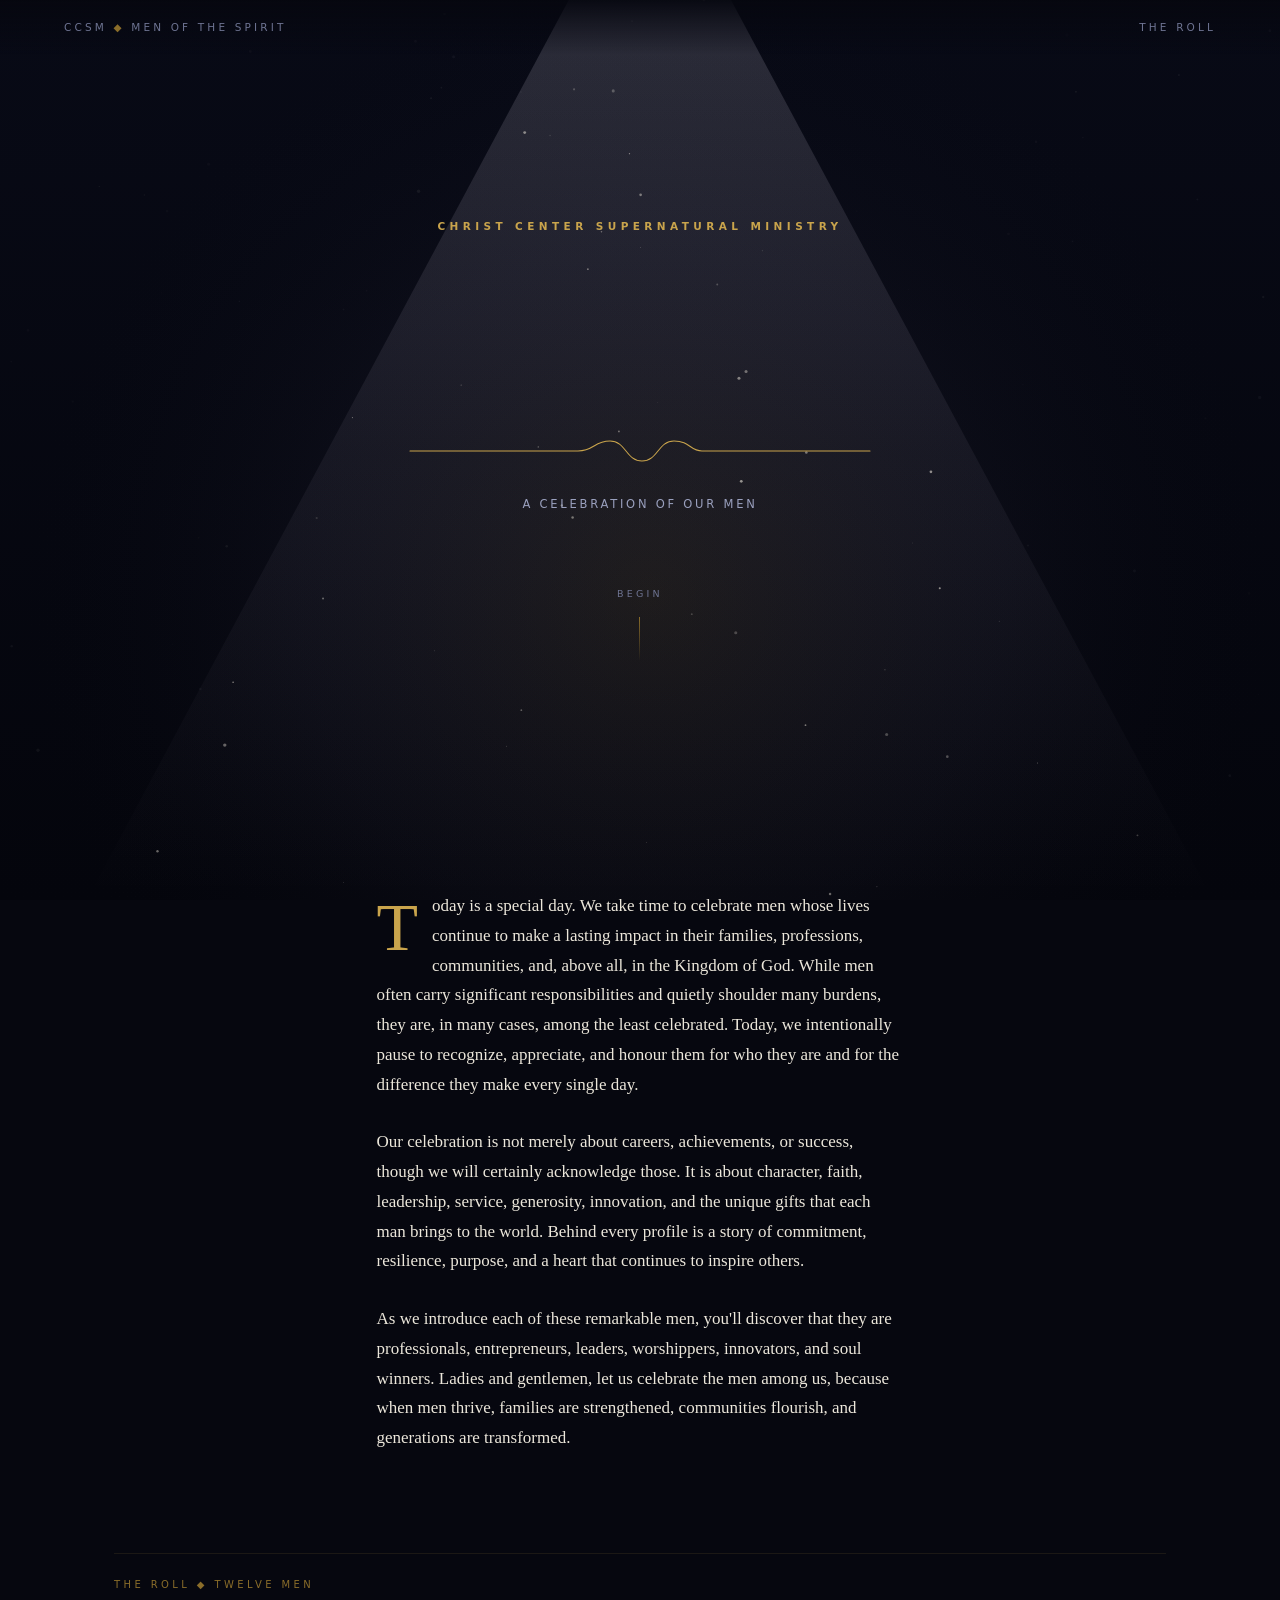
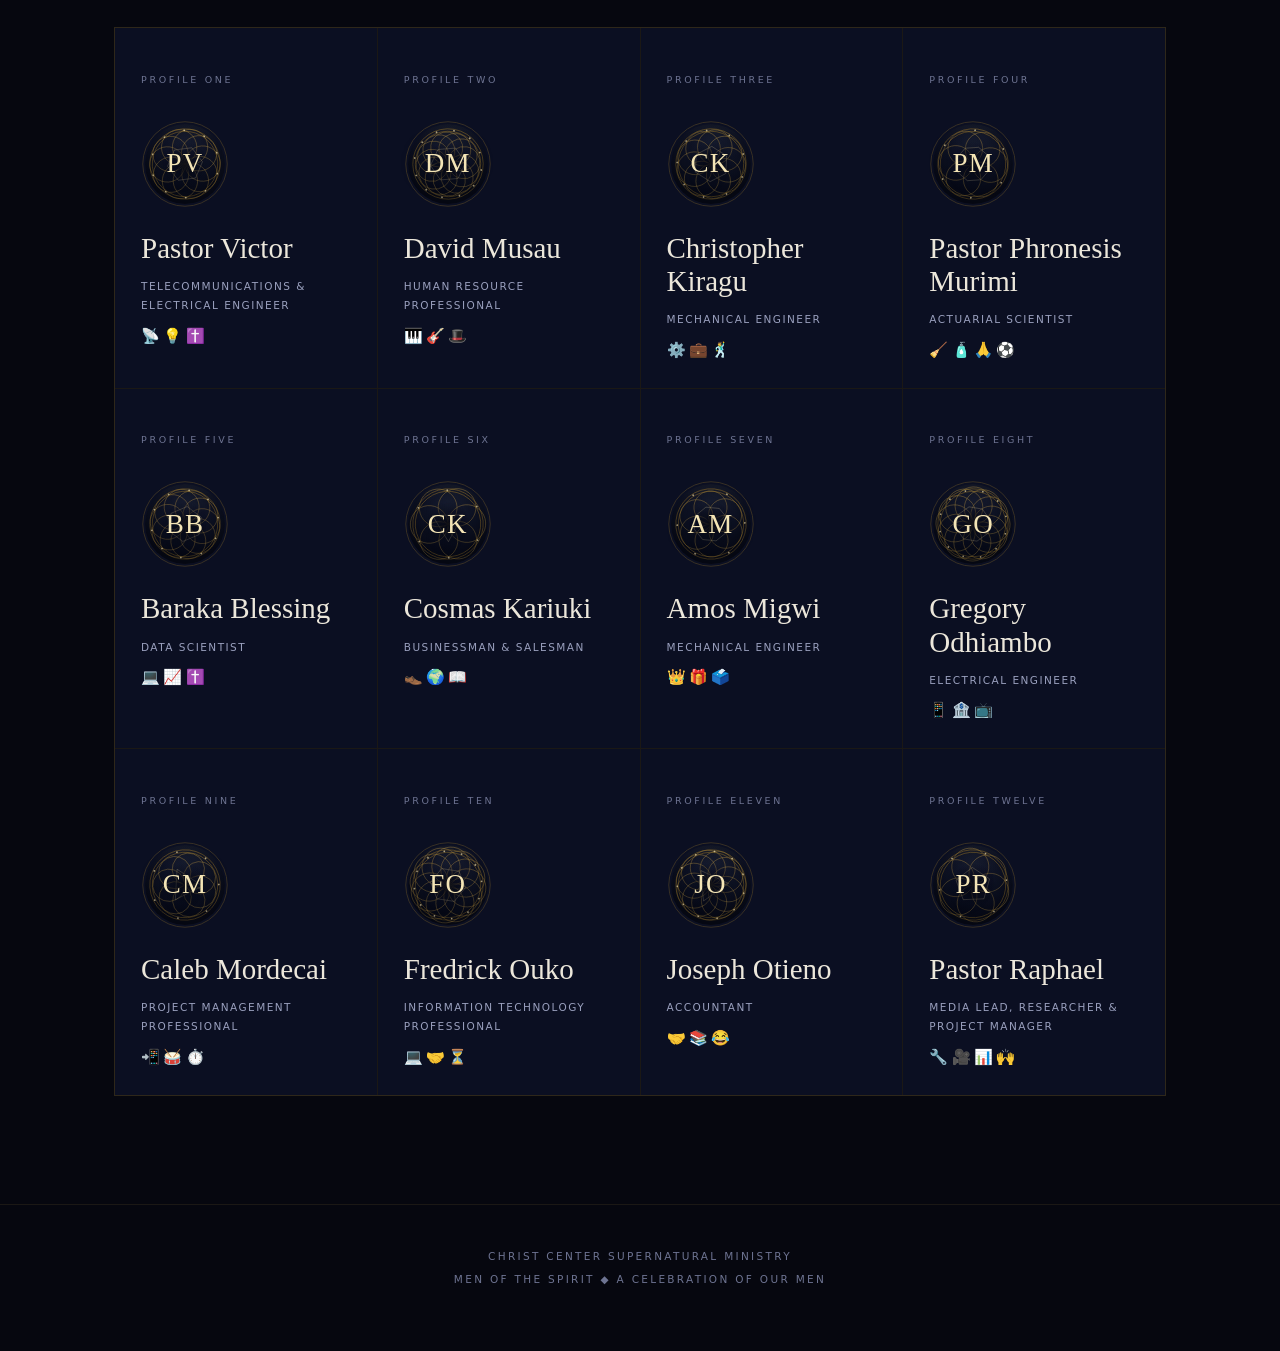
<file: index.html>
<!doctype html>
<html lang="en">
<head>
<meta charset="utf-8">
<meta name="viewport" content="width=device-width, initial-scale=1">
<title>Men of the Spirit &#183; CCSM</title>
<meta name="description" content="A celebration of the men of Christ Center Supernatural Ministry &#8212; their character, faith, craft and service.">
<meta name="theme-color" content="#06070f">
<meta property="og:title" content="Men of the Spirit &#183; CCSM">
<meta property="og:description" content="A celebration of the men of Christ Center Supernatural Ministry &#8212; their character, faith, craft and service.">
<meta property="og:type" content="website">
<link rel="icon" href="assets/favicon.svg" type="image/svg+xml">
<link rel="stylesheet" href="assets/css/site.css">
</head>
<body>
<canvas class="beam" aria-hidden="true"></canvas>
<header class="masthead">
  <a href="">CCSM <span class="masthead__mark">&#9670;</span> Men of the Spirit</a>
  <a href="#the-roll">The Roll</a>
</header>
<main class="page">

<section class="hall-hero">
  <p class="hall-hero__org" data-step="eyebrow">Christ Center Supernatural Ministry</p>
  <h1 class="hall-hero__title" data-focus>Men of the Spirit</h1>
  <svg class="flourish" viewBox="0 0 460 26" aria-hidden="true"><path d="M0 13 H168 M292 13 H460 M168 13 c16 0 16 -10 32 -10 s16 20 32 20 s16 -20 32 -20 s16 10 28 10" /></svg>
  <p class="hall-hero__sub" data-step="role">A Celebration of Our Men</p>
  <div class="scroll-cue" data-step="cue">Begin<span></span></div>
</section>

<section class="invocation">
  <div class="reveal"><p class="lead">Today is a special day. We take time to celebrate men whose lives continue to make a lasting impact in their families, professions, communities, and, above all, in the Kingdom of God. While men often carry significant responsibilities and quietly shoulder many burdens, they are, in many cases, among the least celebrated. Today, we intentionally pause to recognize, appreciate, and honour them for who they are and for the difference they make every single day.</p></div>
  <div class="reveal"><p>Our celebration is not merely about careers, achievements, or success, though we will certainly acknowledge those. It is about character, faith, leadership, service, generosity, innovation, and the unique gifts that each man brings to the world. Behind every profile is a story of commitment, resilience, purpose, and a heart that continues to inspire others.</p></div>
  <div class="reveal"><p>As we introduce each of these remarkable men, you'll discover that they are professionals, entrepreneurs, leaders, worshippers, innovators, and soul winners. Ladies and gentlemen, let us celebrate the men among us, because when men thrive, families are strengthened, communities flourish, and generations are transformed.</p></div>
</section>

<section class="roll" id="the-roll">
  <p class="roll__label">The Roll &#9670; Twelve Men</p>
  <div class="roll__grid">
    <article class="plaque reveal">
      <p class="plaque__no">Profile One</p>
      <figure class="portrait portrait--sm">
    <div class="portrait__disc"><canvas data-sigil="Pastor Victor" aria-hidden="true"></canvas></div>
    <div class="portrait__mono" aria-hidden="true">PV</div>
    <svg class="portrait__ring" viewBox="0 0 100 100" aria-hidden="true">
      <circle cx="50" cy="50" r="48" vector-effect="non-scaling-stroke"
              opacity=".35"></circle>
      <circle class="arc" cx="50" cy="50" r="48"
              vector-effect="non-scaling-stroke"></circle>
    </svg>
  </figure>
      <h2 class="plaque__name">Pastor Victor</h2>
      <p class="plaque__role">Telecommunications &amp; Electrical Engineer</p>
      <p class="plaque__icons" aria-hidden="true">📡💡✝️</p>
      <a class="plaque__link" href="victor/"
         aria-label="Read the tribute to Pastor Victor"></a>
    </article>
    <article class="plaque reveal">
      <p class="plaque__no">Profile Two</p>
      <figure class="portrait portrait--sm">
    <div class="portrait__disc"><canvas data-sigil="David Musau" aria-hidden="true"></canvas></div>
    <div class="portrait__mono" aria-hidden="true">DM</div>
    <svg class="portrait__ring" viewBox="0 0 100 100" aria-hidden="true">
      <circle cx="50" cy="50" r="48" vector-effect="non-scaling-stroke"
              opacity=".35"></circle>
      <circle class="arc" cx="50" cy="50" r="48"
              vector-effect="non-scaling-stroke"></circle>
    </svg>
  </figure>
      <h2 class="plaque__name">David Musau</h2>
      <p class="plaque__role">Human Resource Professional</p>
      <p class="plaque__icons" aria-hidden="true">🎹🎸🎩</p>
      <a class="plaque__link" href="david/"
         aria-label="Read the tribute to David Musau"></a>
    </article>
    <article class="plaque reveal">
      <p class="plaque__no">Profile Three</p>
      <figure class="portrait portrait--sm">
    <div class="portrait__disc"><canvas data-sigil="Christopher Kiragu" aria-hidden="true"></canvas></div>
    <div class="portrait__mono" aria-hidden="true">CK</div>
    <svg class="portrait__ring" viewBox="0 0 100 100" aria-hidden="true">
      <circle cx="50" cy="50" r="48" vector-effect="non-scaling-stroke"
              opacity=".35"></circle>
      <circle class="arc" cx="50" cy="50" r="48"
              vector-effect="non-scaling-stroke"></circle>
    </svg>
  </figure>
      <h2 class="plaque__name">Christopher Kiragu</h2>
      <p class="plaque__role">Mechanical Engineer</p>
      <p class="plaque__icons" aria-hidden="true">⚙️💼🕺</p>
      <a class="plaque__link" href="christopher/"
         aria-label="Read the tribute to Christopher Kiragu"></a>
    </article>
    <article class="plaque reveal">
      <p class="plaque__no">Profile Four</p>
      <figure class="portrait portrait--sm">
    <div class="portrait__disc"><canvas data-sigil="Pastor Phronesis Murimi" aria-hidden="true"></canvas></div>
    <div class="portrait__mono" aria-hidden="true">PM</div>
    <svg class="portrait__ring" viewBox="0 0 100 100" aria-hidden="true">
      <circle cx="50" cy="50" r="48" vector-effect="non-scaling-stroke"
              opacity=".35"></circle>
      <circle class="arc" cx="50" cy="50" r="48"
              vector-effect="non-scaling-stroke"></circle>
    </svg>
  </figure>
      <h2 class="plaque__name">Pastor Phronesis Murimi</h2>
      <p class="plaque__role">Actuarial Scientist</p>
      <p class="plaque__icons" aria-hidden="true">🧹🧴🙏⚽</p>
      <a class="plaque__link" href="phronesis/"
         aria-label="Read the tribute to Pastor Phronesis Murimi"></a>
    </article>
    <article class="plaque reveal">
      <p class="plaque__no">Profile Five</p>
      <figure class="portrait portrait--sm">
    <div class="portrait__disc"><canvas data-sigil="Baraka Blessing" aria-hidden="true"></canvas></div>
    <div class="portrait__mono" aria-hidden="true">BB</div>
    <svg class="portrait__ring" viewBox="0 0 100 100" aria-hidden="true">
      <circle cx="50" cy="50" r="48" vector-effect="non-scaling-stroke"
              opacity=".35"></circle>
      <circle class="arc" cx="50" cy="50" r="48"
              vector-effect="non-scaling-stroke"></circle>
    </svg>
  </figure>
      <h2 class="plaque__name">Baraka Blessing</h2>
      <p class="plaque__role">Data Scientist</p>
      <p class="plaque__icons" aria-hidden="true">💻📈✝️</p>
      <a class="plaque__link" href="baraka/"
         aria-label="Read the tribute to Baraka Blessing"></a>
    </article>
    <article class="plaque reveal">
      <p class="plaque__no">Profile Six</p>
      <figure class="portrait portrait--sm">
    <div class="portrait__disc"><canvas data-sigil="Cosmas Kariuki" aria-hidden="true"></canvas></div>
    <div class="portrait__mono" aria-hidden="true">CK</div>
    <svg class="portrait__ring" viewBox="0 0 100 100" aria-hidden="true">
      <circle cx="50" cy="50" r="48" vector-effect="non-scaling-stroke"
              opacity=".35"></circle>
      <circle class="arc" cx="50" cy="50" r="48"
              vector-effect="non-scaling-stroke"></circle>
    </svg>
  </figure>
      <h2 class="plaque__name">Cosmas Kariuki</h2>
      <p class="plaque__role">Businessman &amp; Salesman</p>
      <p class="plaque__icons" aria-hidden="true">👞🌍📖</p>
      <a class="plaque__link" href="cosmas/"
         aria-label="Read the tribute to Cosmas Kariuki"></a>
    </article>
    <article class="plaque reveal">
      <p class="plaque__no">Profile Seven</p>
      <figure class="portrait portrait--sm">
    <div class="portrait__disc"><canvas data-sigil="Amos Migwi" aria-hidden="true"></canvas></div>
    <div class="portrait__mono" aria-hidden="true">AM</div>
    <svg class="portrait__ring" viewBox="0 0 100 100" aria-hidden="true">
      <circle cx="50" cy="50" r="48" vector-effect="non-scaling-stroke"
              opacity=".35"></circle>
      <circle class="arc" cx="50" cy="50" r="48"
              vector-effect="non-scaling-stroke"></circle>
    </svg>
  </figure>
      <h2 class="plaque__name">Amos Migwi</h2>
      <p class="plaque__role">Mechanical Engineer</p>
      <p class="plaque__icons" aria-hidden="true">👑🎁🗳️</p>
      <a class="plaque__link" href="amos/"
         aria-label="Read the tribute to Amos Migwi"></a>
    </article>
    <article class="plaque reveal">
      <p class="plaque__no">Profile Eight</p>
      <figure class="portrait portrait--sm">
    <div class="portrait__disc"><canvas data-sigil="Gregory Odhiambo" aria-hidden="true"></canvas></div>
    <div class="portrait__mono" aria-hidden="true">GO</div>
    <svg class="portrait__ring" viewBox="0 0 100 100" aria-hidden="true">
      <circle cx="50" cy="50" r="48" vector-effect="non-scaling-stroke"
              opacity=".35"></circle>
      <circle class="arc" cx="50" cy="50" r="48"
              vector-effect="non-scaling-stroke"></circle>
    </svg>
  </figure>
      <h2 class="plaque__name">Gregory Odhiambo</h2>
      <p class="plaque__role">Electrical Engineer</p>
      <p class="plaque__icons" aria-hidden="true">📱🏦📺</p>
      <a class="plaque__link" href="gregory/"
         aria-label="Read the tribute to Gregory Odhiambo"></a>
    </article>
    <article class="plaque reveal">
      <p class="plaque__no">Profile Nine</p>
      <figure class="portrait portrait--sm">
    <div class="portrait__disc"><canvas data-sigil="Caleb Mordecai" aria-hidden="true"></canvas></div>
    <div class="portrait__mono" aria-hidden="true">CM</div>
    <svg class="portrait__ring" viewBox="0 0 100 100" aria-hidden="true">
      <circle cx="50" cy="50" r="48" vector-effect="non-scaling-stroke"
              opacity=".35"></circle>
      <circle class="arc" cx="50" cy="50" r="48"
              vector-effect="non-scaling-stroke"></circle>
    </svg>
  </figure>
      <h2 class="plaque__name">Caleb Mordecai</h2>
      <p class="plaque__role">Project Management Professional</p>
      <p class="plaque__icons" aria-hidden="true">📲🥁⏱️</p>
      <a class="plaque__link" href="caleb/"
         aria-label="Read the tribute to Caleb Mordecai"></a>
    </article>
    <article class="plaque reveal">
      <p class="plaque__no">Profile Ten</p>
      <figure class="portrait portrait--sm">
    <div class="portrait__disc"><canvas data-sigil="Fredrick Ouko" aria-hidden="true"></canvas></div>
    <div class="portrait__mono" aria-hidden="true">FO</div>
    <svg class="portrait__ring" viewBox="0 0 100 100" aria-hidden="true">
      <circle cx="50" cy="50" r="48" vector-effect="non-scaling-stroke"
              opacity=".35"></circle>
      <circle class="arc" cx="50" cy="50" r="48"
              vector-effect="non-scaling-stroke"></circle>
    </svg>
  </figure>
      <h2 class="plaque__name">Fredrick Ouko</h2>
      <p class="plaque__role">Information Technology Professional</p>
      <p class="plaque__icons" aria-hidden="true">💻🤝⏳</p>
      <a class="plaque__link" href="fredrick/"
         aria-label="Read the tribute to Fredrick Ouko"></a>
    </article>
    <article class="plaque reveal">
      <p class="plaque__no">Profile Eleven</p>
      <figure class="portrait portrait--sm">
    <div class="portrait__disc"><canvas data-sigil="Joseph Otieno" aria-hidden="true"></canvas></div>
    <div class="portrait__mono" aria-hidden="true">JO</div>
    <svg class="portrait__ring" viewBox="0 0 100 100" aria-hidden="true">
      <circle cx="50" cy="50" r="48" vector-effect="non-scaling-stroke"
              opacity=".35"></circle>
      <circle class="arc" cx="50" cy="50" r="48"
              vector-effect="non-scaling-stroke"></circle>
    </svg>
  </figure>
      <h2 class="plaque__name">Joseph Otieno</h2>
      <p class="plaque__role">Accountant</p>
      <p class="plaque__icons" aria-hidden="true">🤝📚😂</p>
      <a class="plaque__link" href="joseph/"
         aria-label="Read the tribute to Joseph Otieno"></a>
    </article>
    <article class="plaque reveal">
      <p class="plaque__no">Profile Twelve</p>
      <figure class="portrait portrait--sm">
    <div class="portrait__disc"><canvas data-sigil="Pastor Raphael" aria-hidden="true"></canvas></div>
    <div class="portrait__mono" aria-hidden="true">PR</div>
    <svg class="portrait__ring" viewBox="0 0 100 100" aria-hidden="true">
      <circle cx="50" cy="50" r="48" vector-effect="non-scaling-stroke"
              opacity=".35"></circle>
      <circle class="arc" cx="50" cy="50" r="48"
              vector-effect="non-scaling-stroke"></circle>
    </svg>
  </figure>
      <h2 class="plaque__name">Pastor Raphael</h2>
      <p class="plaque__role">Media Lead, Researcher &amp; Project Manager</p>
      <p class="plaque__icons" aria-hidden="true">🔧🎥📊🙌</p>
      <a class="plaque__link" href="raphael/"
         aria-label="Read the tribute to Pastor Raphael"></a>
    </article>
  </div>
</section>
</main>
<footer class="colophon">
  <div>Christ Center Supernatural Ministry</div>
  <div>Men of the Spirit &#9670; A Celebration of Our Men</div>
</footer>
<script src="assets/js/site.js"></script>
</body>
</html>
</file>
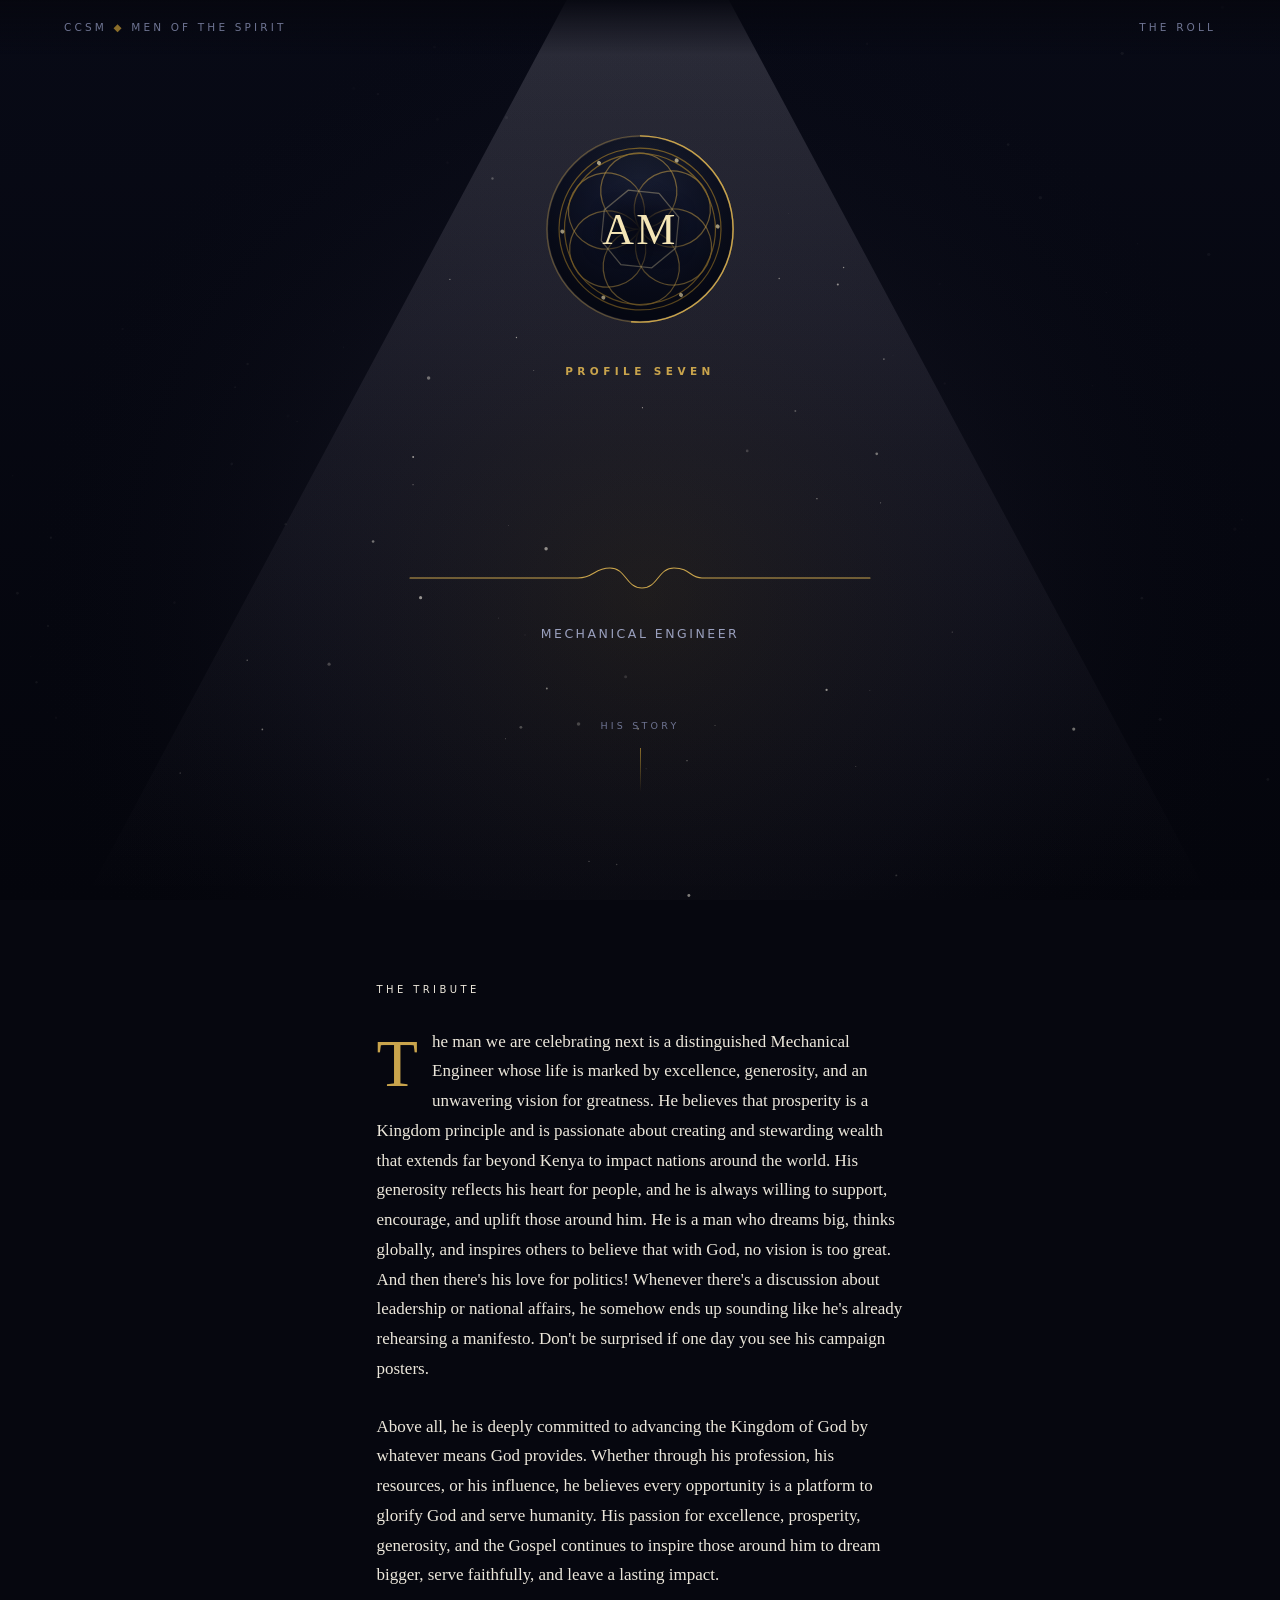
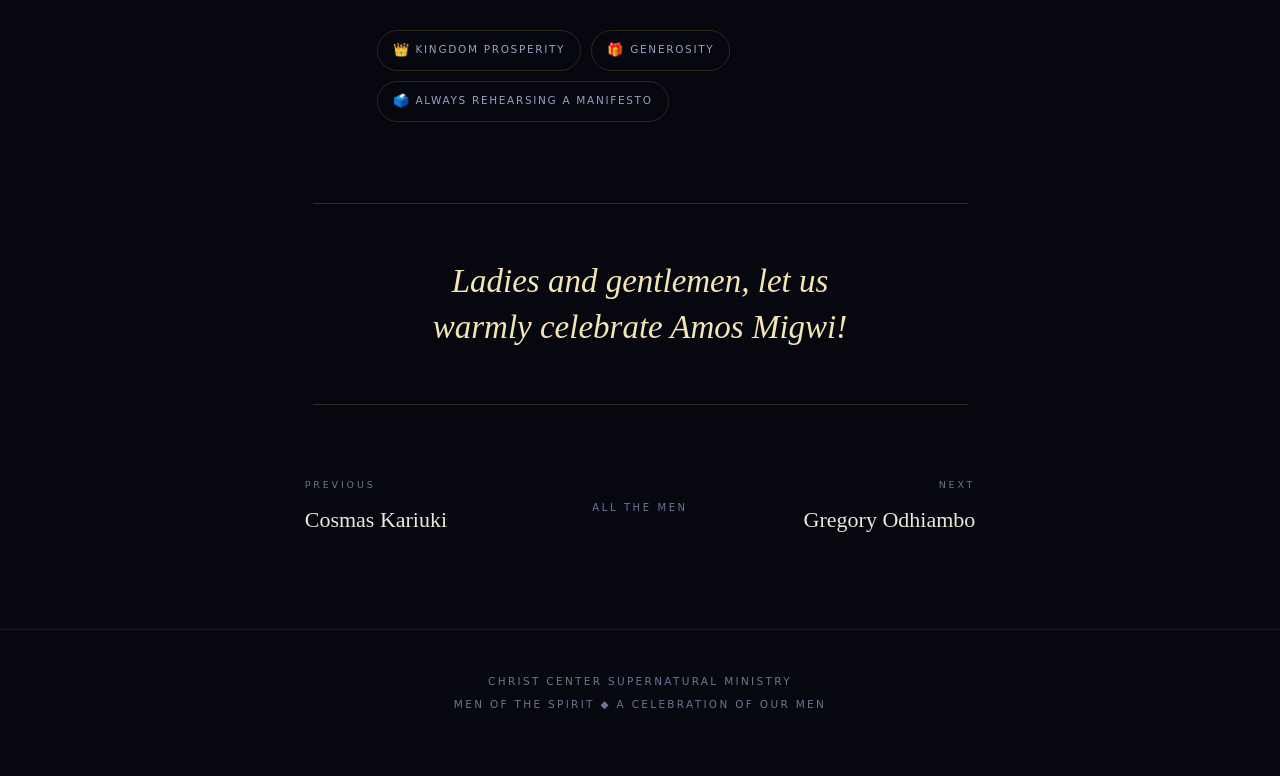
<file: amos/index.html>
<!doctype html>
<html lang="en">
<head>
<meta charset="utf-8">
<meta name="viewport" content="width=device-width, initial-scale=1">
<title>Amos Migwi &#183; Men of the Spirit</title>
<meta name="description" content="Amos Migwi &#8212; Mechanical Engineer. Celebrated at Men of the Spirit.">
<meta name="theme-color" content="#06070f">
<meta property="og:title" content="Amos Migwi &#183; Men of the Spirit">
<meta property="og:description" content="Amos Migwi &#8212; Mechanical Engineer. Celebrated at Men of the Spirit.">
<meta property="og:type" content="website">
<link rel="icon" href="../assets/favicon.svg" type="image/svg+xml">
<link rel="stylesheet" href="../assets/css/site.css">
</head>
<body>
<canvas class="beam" aria-hidden="true"></canvas>
<header class="masthead">
  <a href="../">CCSM <span class="masthead__mark">&#9670;</span> Men of the Spirit</a>
  <a href="../#the-roll">The Roll</a>
</header>
<main class="page">

<section class="hero">
  <figure class="portrait">
    <div class="portrait__disc"><canvas data-sigil="Amos Migwi" aria-hidden="true"></canvas></div>
    <div class="portrait__mono" aria-hidden="true">AM</div>
    <svg class="portrait__ring" viewBox="0 0 100 100" aria-hidden="true">
      <circle cx="50" cy="50" r="48" vector-effect="non-scaling-stroke"
              opacity=".35"></circle>
      <circle class="arc" cx="50" cy="50" r="48"
              vector-effect="non-scaling-stroke"></circle>
    </svg>
  </figure>
  <p class="hero__eyebrow" data-step="eyebrow">Profile Seven</p>
  <h1 class="hero__name" data-focus>Amos Migwi</h1>
  <svg class="flourish" viewBox="0 0 460 26" aria-hidden="true"><path d="M0 13 H168 M292 13 H460 M168 13 c16 0 16 -10 32 -10 s16 20 32 20 s16 -20 32 -20 s16 10 28 10" /></svg>
  <p class="hero__role" data-step="role">Mechanical Engineer</p>
  <div class="scroll-cue" data-step="cue">His story<span></span></div>
</section>

<section class="tribute">
  <p class="tribute__label reveal">The Tribute</p>
  <div class="reveal">
    <p class="lead">The man we are celebrating next is a distinguished Mechanical Engineer whose life is marked by excellence, generosity, and an unwavering vision for greatness. He believes that prosperity is a Kingdom principle and is passionate about creating and stewarding wealth that extends far beyond Kenya to impact nations around the world. His generosity reflects his heart for people, and he is always willing to support, encourage, and uplift those around him. He is a man who dreams big, thinks globally, and inspires others to believe that with God, no vision is too great. And then there's his love for politics! Whenever there's a discussion about leadership or national affairs, he somehow ends up sounding like he's already rehearsing a manifesto. Don't be surprised if one day you see his campaign posters.</p>
    <p>Above all, he is deeply committed to advancing the Kingdom of God by whatever means God provides. Whether through his profession, his resources, or his influence, he believes every opportunity is a platform to glorify God and serve humanity. His passion for excellence, prosperity, generosity, and the Gospel continues to inspire those around him to dream bigger, serve faithfully, and leave a lasting impact.</p>
  </div>
  <ul class="facets reveal"><li><span class="ico">👑</span>Kingdom Prosperity</li><li><span class="ico">🎁</span>Generosity</li><li><span class="ico">🗳️</span>Always Rehearsing A Manifesto</li></ul>
</section>

<section class="call reveal">
  <p>Ladies and gentlemen, let us warmly celebrate Amos Migwi!</p>
</section>

<nav class="pager">
  <a class="pager__link" href="../cosmas/">
    <span class="pager__dir">Previous</span>
    <span class="pager__who">Cosmas Kariuki</span>
  </a>
  <a class="pager__hall" href="../#the-roll">All the men</a>
  <a class="pager__link pager__link--next" href="../gregory/">
    <span class="pager__dir">Next</span>
    <span class="pager__who">Gregory Odhiambo</span>
  </a>
</nav>
</main>
<footer class="colophon">
  <div>Christ Center Supernatural Ministry</div>
  <div>Men of the Spirit &#9670; A Celebration of Our Men</div>
</footer>
<script src="../assets/js/site.js"></script>
</body>
</html>
</file>
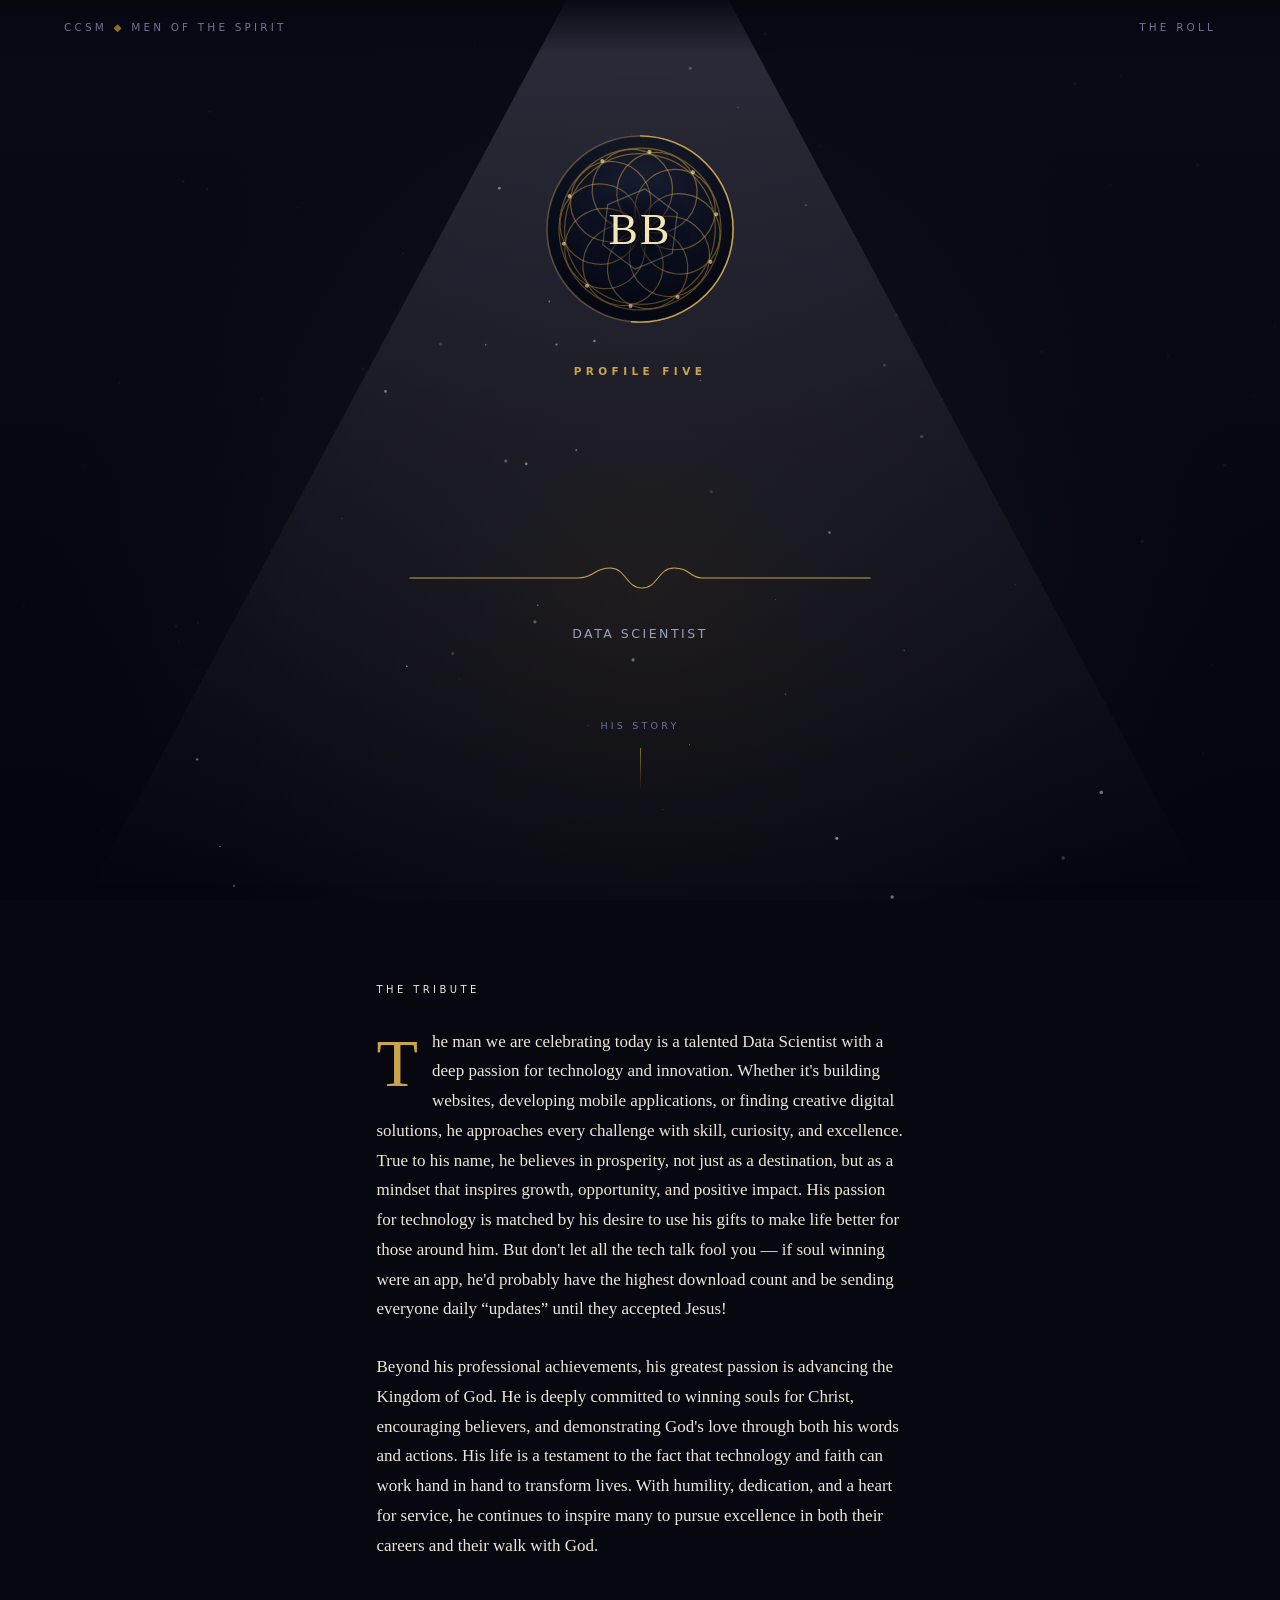
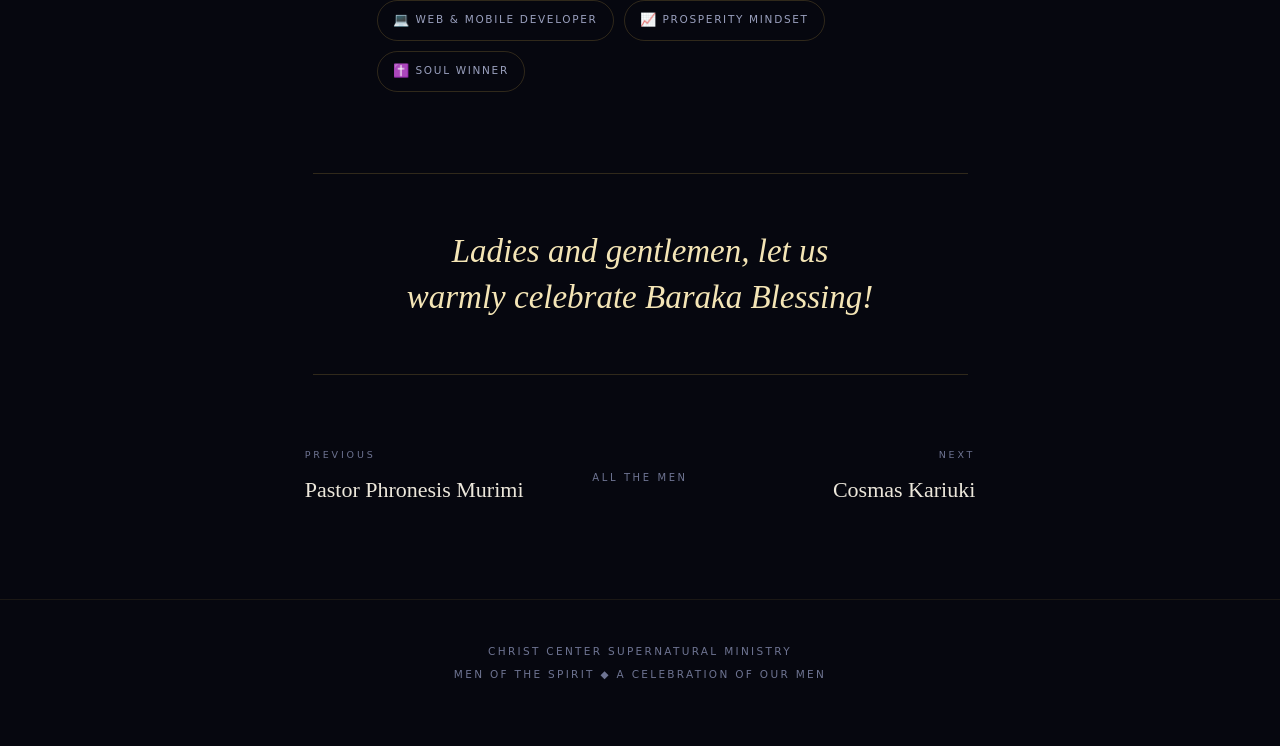
<file: baraka/index.html>
<!doctype html>
<html lang="en">
<head>
<meta charset="utf-8">
<meta name="viewport" content="width=device-width, initial-scale=1">
<title>Baraka Blessing &#183; Men of the Spirit</title>
<meta name="description" content="Baraka Blessing &#8212; Data Scientist. Celebrated at Men of the Spirit.">
<meta name="theme-color" content="#06070f">
<meta property="og:title" content="Baraka Blessing &#183; Men of the Spirit">
<meta property="og:description" content="Baraka Blessing &#8212; Data Scientist. Celebrated at Men of the Spirit.">
<meta property="og:type" content="website">
<link rel="icon" href="../assets/favicon.svg" type="image/svg+xml">
<link rel="stylesheet" href="../assets/css/site.css">
</head>
<body>
<canvas class="beam" aria-hidden="true"></canvas>
<header class="masthead">
  <a href="../">CCSM <span class="masthead__mark">&#9670;</span> Men of the Spirit</a>
  <a href="../#the-roll">The Roll</a>
</header>
<main class="page">

<section class="hero">
  <figure class="portrait">
    <div class="portrait__disc"><canvas data-sigil="Baraka Blessing" aria-hidden="true"></canvas></div>
    <div class="portrait__mono" aria-hidden="true">BB</div>
    <svg class="portrait__ring" viewBox="0 0 100 100" aria-hidden="true">
      <circle cx="50" cy="50" r="48" vector-effect="non-scaling-stroke"
              opacity=".35"></circle>
      <circle class="arc" cx="50" cy="50" r="48"
              vector-effect="non-scaling-stroke"></circle>
    </svg>
  </figure>
  <p class="hero__eyebrow" data-step="eyebrow">Profile Five</p>
  <h1 class="hero__name" data-focus>Baraka Blessing</h1>
  <svg class="flourish" viewBox="0 0 460 26" aria-hidden="true"><path d="M0 13 H168 M292 13 H460 M168 13 c16 0 16 -10 32 -10 s16 20 32 20 s16 -20 32 -20 s16 10 28 10" /></svg>
  <p class="hero__role" data-step="role">Data Scientist</p>
  <div class="scroll-cue" data-step="cue">His story<span></span></div>
</section>

<section class="tribute">
  <p class="tribute__label reveal">The Tribute</p>
  <div class="reveal">
    <p class="lead">The man we are celebrating today is a talented Data Scientist with a deep passion for technology and innovation. Whether it's building websites, developing mobile applications, or finding creative digital solutions, he approaches every challenge with skill, curiosity, and excellence. True to his name, he believes in prosperity, not just as a destination, but as a mindset that inspires growth, opportunity, and positive impact. His passion for technology is matched by his desire to use his gifts to make life better for those around him. But don't let all the tech talk fool you&nbsp;&mdash; if soul winning were an app, he'd probably have the highest download count and be sending everyone daily &ldquo;updates&rdquo; until they accepted Jesus!</p>
    <p>Beyond his professional achievements, his greatest passion is advancing the Kingdom of God. He is deeply committed to winning souls for Christ, encouraging believers, and demonstrating God's love through both his words and actions. His life is a testament to the fact that technology and faith can work hand in hand to transform lives. With humility, dedication, and a heart for service, he continues to inspire many to pursue excellence in both their careers and their walk with God.</p>
  </div>
  <ul class="facets reveal"><li><span class="ico">💻</span>Web &amp; Mobile Developer</li><li><span class="ico">📈</span>Prosperity Mindset</li><li><span class="ico">✝️</span>Soul Winner</li></ul>
</section>

<section class="call reveal">
  <p>Ladies and gentlemen, let us warmly celebrate Baraka Blessing!</p>
</section>

<nav class="pager">
  <a class="pager__link" href="../phronesis/">
    <span class="pager__dir">Previous</span>
    <span class="pager__who">Pastor Phronesis Murimi</span>
  </a>
  <a class="pager__hall" href="../#the-roll">All the men</a>
  <a class="pager__link pager__link--next" href="../cosmas/">
    <span class="pager__dir">Next</span>
    <span class="pager__who">Cosmas Kariuki</span>
  </a>
</nav>
</main>
<footer class="colophon">
  <div>Christ Center Supernatural Ministry</div>
  <div>Men of the Spirit &#9670; A Celebration of Our Men</div>
</footer>
<script src="../assets/js/site.js"></script>
</body>
</html>
</file>
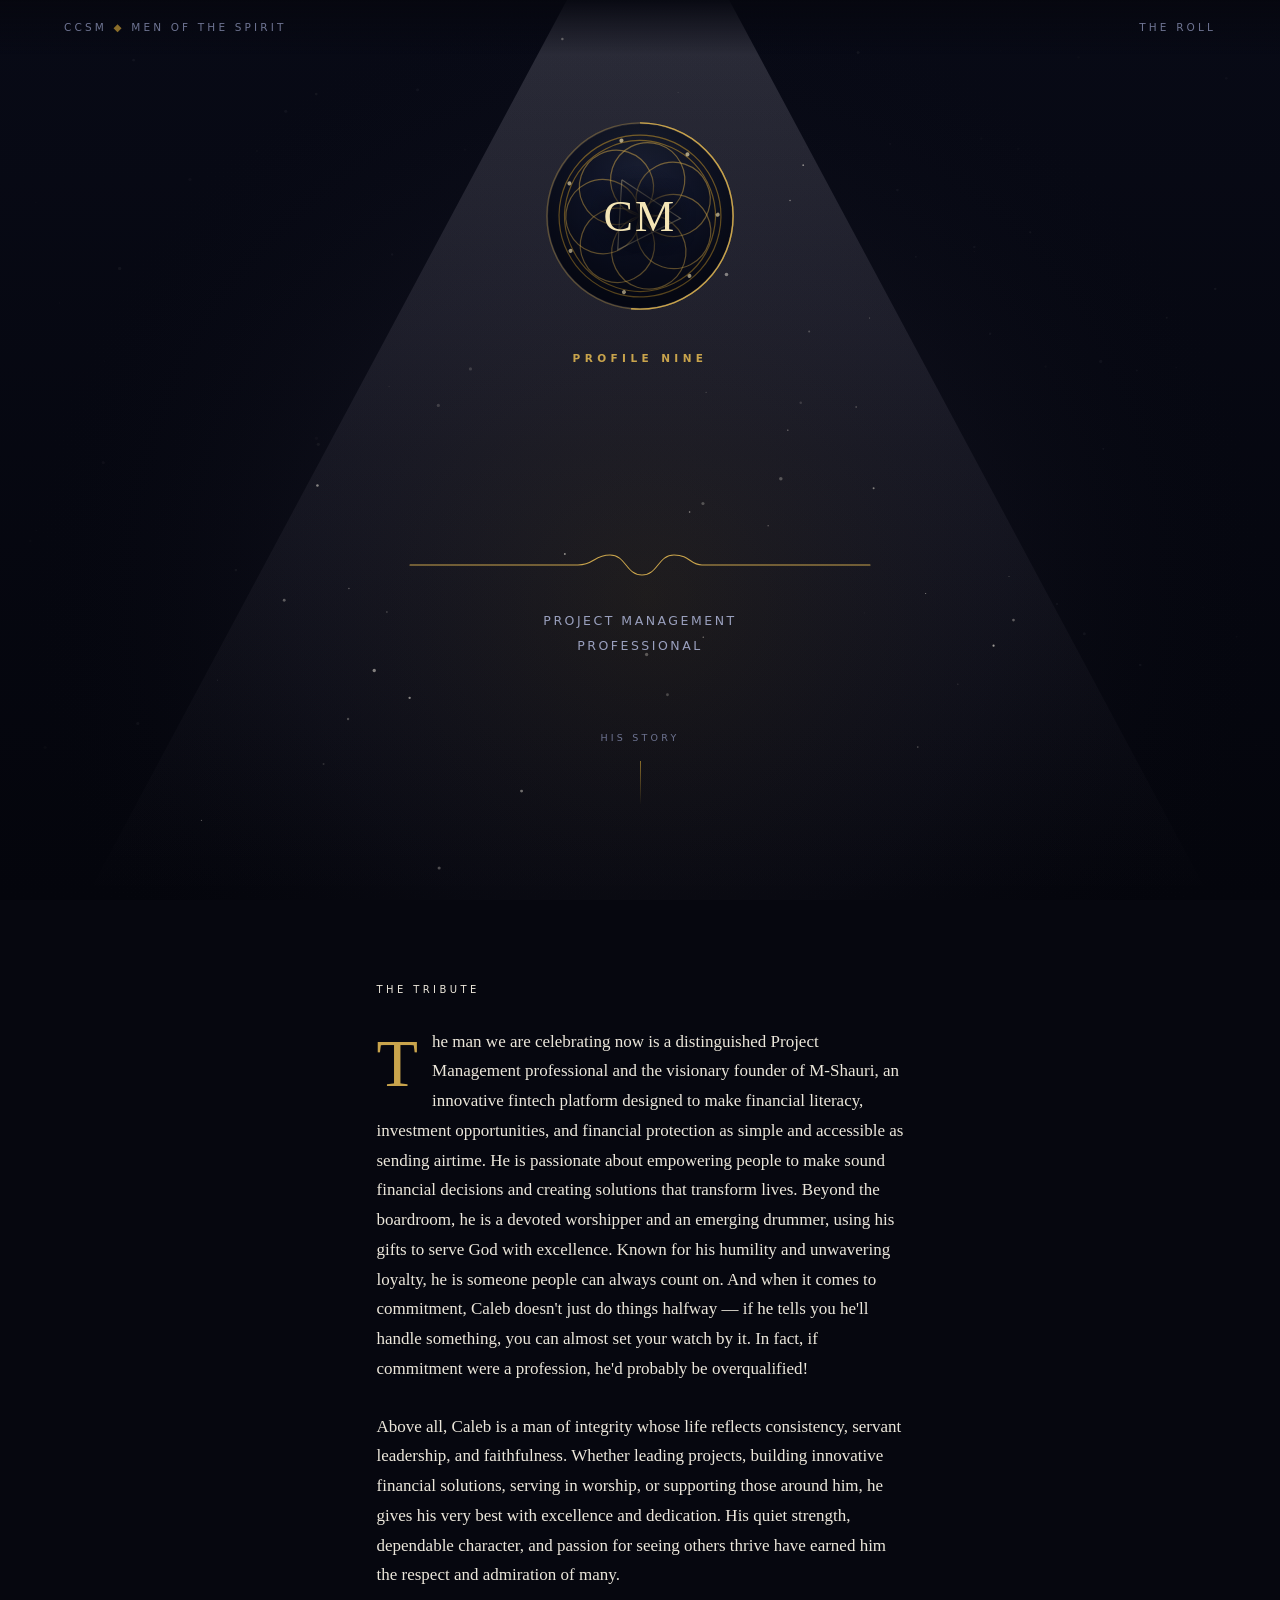
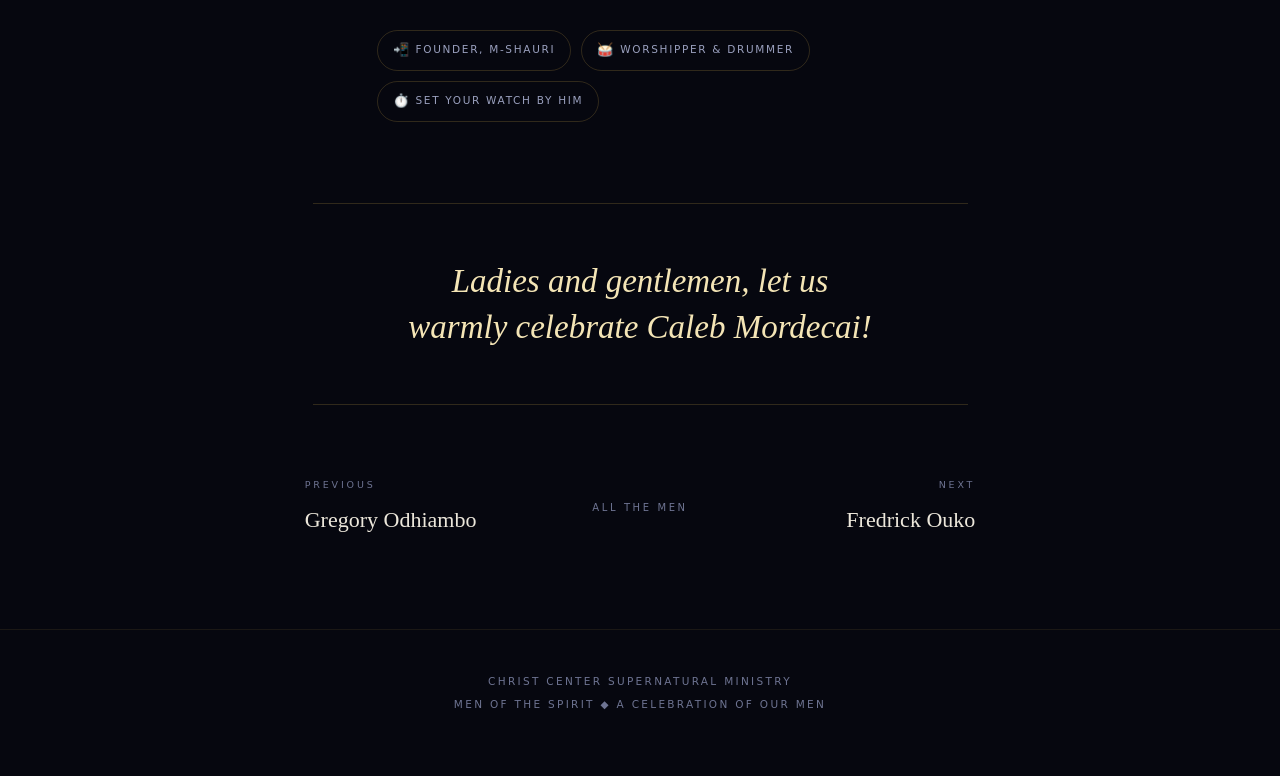
<file: caleb/index.html>
<!doctype html>
<html lang="en">
<head>
<meta charset="utf-8">
<meta name="viewport" content="width=device-width, initial-scale=1">
<title>Caleb Mordecai &#183; Men of the Spirit</title>
<meta name="description" content="Caleb Mordecai &#8212; Project Management Professional. Celebrated at Men of the Spirit.">
<meta name="theme-color" content="#06070f">
<meta property="og:title" content="Caleb Mordecai &#183; Men of the Spirit">
<meta property="og:description" content="Caleb Mordecai &#8212; Project Management Professional. Celebrated at Men of the Spirit.">
<meta property="og:type" content="website">
<link rel="icon" href="../assets/favicon.svg" type="image/svg+xml">
<link rel="stylesheet" href="../assets/css/site.css">
</head>
<body>
<canvas class="beam" aria-hidden="true"></canvas>
<header class="masthead">
  <a href="../">CCSM <span class="masthead__mark">&#9670;</span> Men of the Spirit</a>
  <a href="../#the-roll">The Roll</a>
</header>
<main class="page">

<section class="hero">
  <figure class="portrait">
    <div class="portrait__disc"><canvas data-sigil="Caleb Mordecai" aria-hidden="true"></canvas></div>
    <div class="portrait__mono" aria-hidden="true">CM</div>
    <svg class="portrait__ring" viewBox="0 0 100 100" aria-hidden="true">
      <circle cx="50" cy="50" r="48" vector-effect="non-scaling-stroke"
              opacity=".35"></circle>
      <circle class="arc" cx="50" cy="50" r="48"
              vector-effect="non-scaling-stroke"></circle>
    </svg>
  </figure>
  <p class="hero__eyebrow" data-step="eyebrow">Profile Nine</p>
  <h1 class="hero__name" data-focus>Caleb Mordecai</h1>
  <svg class="flourish" viewBox="0 0 460 26" aria-hidden="true"><path d="M0 13 H168 M292 13 H460 M168 13 c16 0 16 -10 32 -10 s16 20 32 20 s16 -20 32 -20 s16 10 28 10" /></svg>
  <p class="hero__role" data-step="role">Project Management Professional</p>
  <div class="scroll-cue" data-step="cue">His story<span></span></div>
</section>

<section class="tribute">
  <p class="tribute__label reveal">The Tribute</p>
  <div class="reveal">
    <p class="lead">The man we are celebrating now is a distinguished Project Management professional and the visionary founder of M-Shauri, an innovative fintech platform designed to make financial literacy, investment opportunities, and financial protection as simple and accessible as sending airtime. He is passionate about empowering people to make sound financial decisions and creating solutions that transform lives. Beyond the boardroom, he is a devoted worshipper and an emerging drummer, using his gifts to serve God with excellence. Known for his humility and unwavering loyalty, he is someone people can always count on. And when it comes to commitment, Caleb doesn't just do things halfway&nbsp;&mdash; if he tells you he'll handle something, you can almost set your watch by it. In fact, if commitment were a profession, he'd probably be overqualified!</p>
    <p>Above all, Caleb is a man of integrity whose life reflects consistency, servant leadership, and faithfulness. Whether leading projects, building innovative financial solutions, serving in worship, or supporting those around him, he gives his very best with excellence and dedication. His quiet strength, dependable character, and passion for seeing others thrive have earned him the respect and admiration of many.</p>
  </div>
  <ul class="facets reveal"><li><span class="ico">📲</span>Founder, M-Shauri</li><li><span class="ico">🥁</span>Worshipper &amp; Drummer</li><li><span class="ico">⏱️</span>Set Your Watch By Him</li></ul>
</section>

<section class="call reveal">
  <p>Ladies and gentlemen, let us warmly celebrate Caleb Mordecai!</p>
</section>

<nav class="pager">
  <a class="pager__link" href="../gregory/">
    <span class="pager__dir">Previous</span>
    <span class="pager__who">Gregory Odhiambo</span>
  </a>
  <a class="pager__hall" href="../#the-roll">All the men</a>
  <a class="pager__link pager__link--next" href="../fredrick/">
    <span class="pager__dir">Next</span>
    <span class="pager__who">Fredrick Ouko</span>
  </a>
</nav>
</main>
<footer class="colophon">
  <div>Christ Center Supernatural Ministry</div>
  <div>Men of the Spirit &#9670; A Celebration of Our Men</div>
</footer>
<script src="../assets/js/site.js"></script>
</body>
</html>
</file>
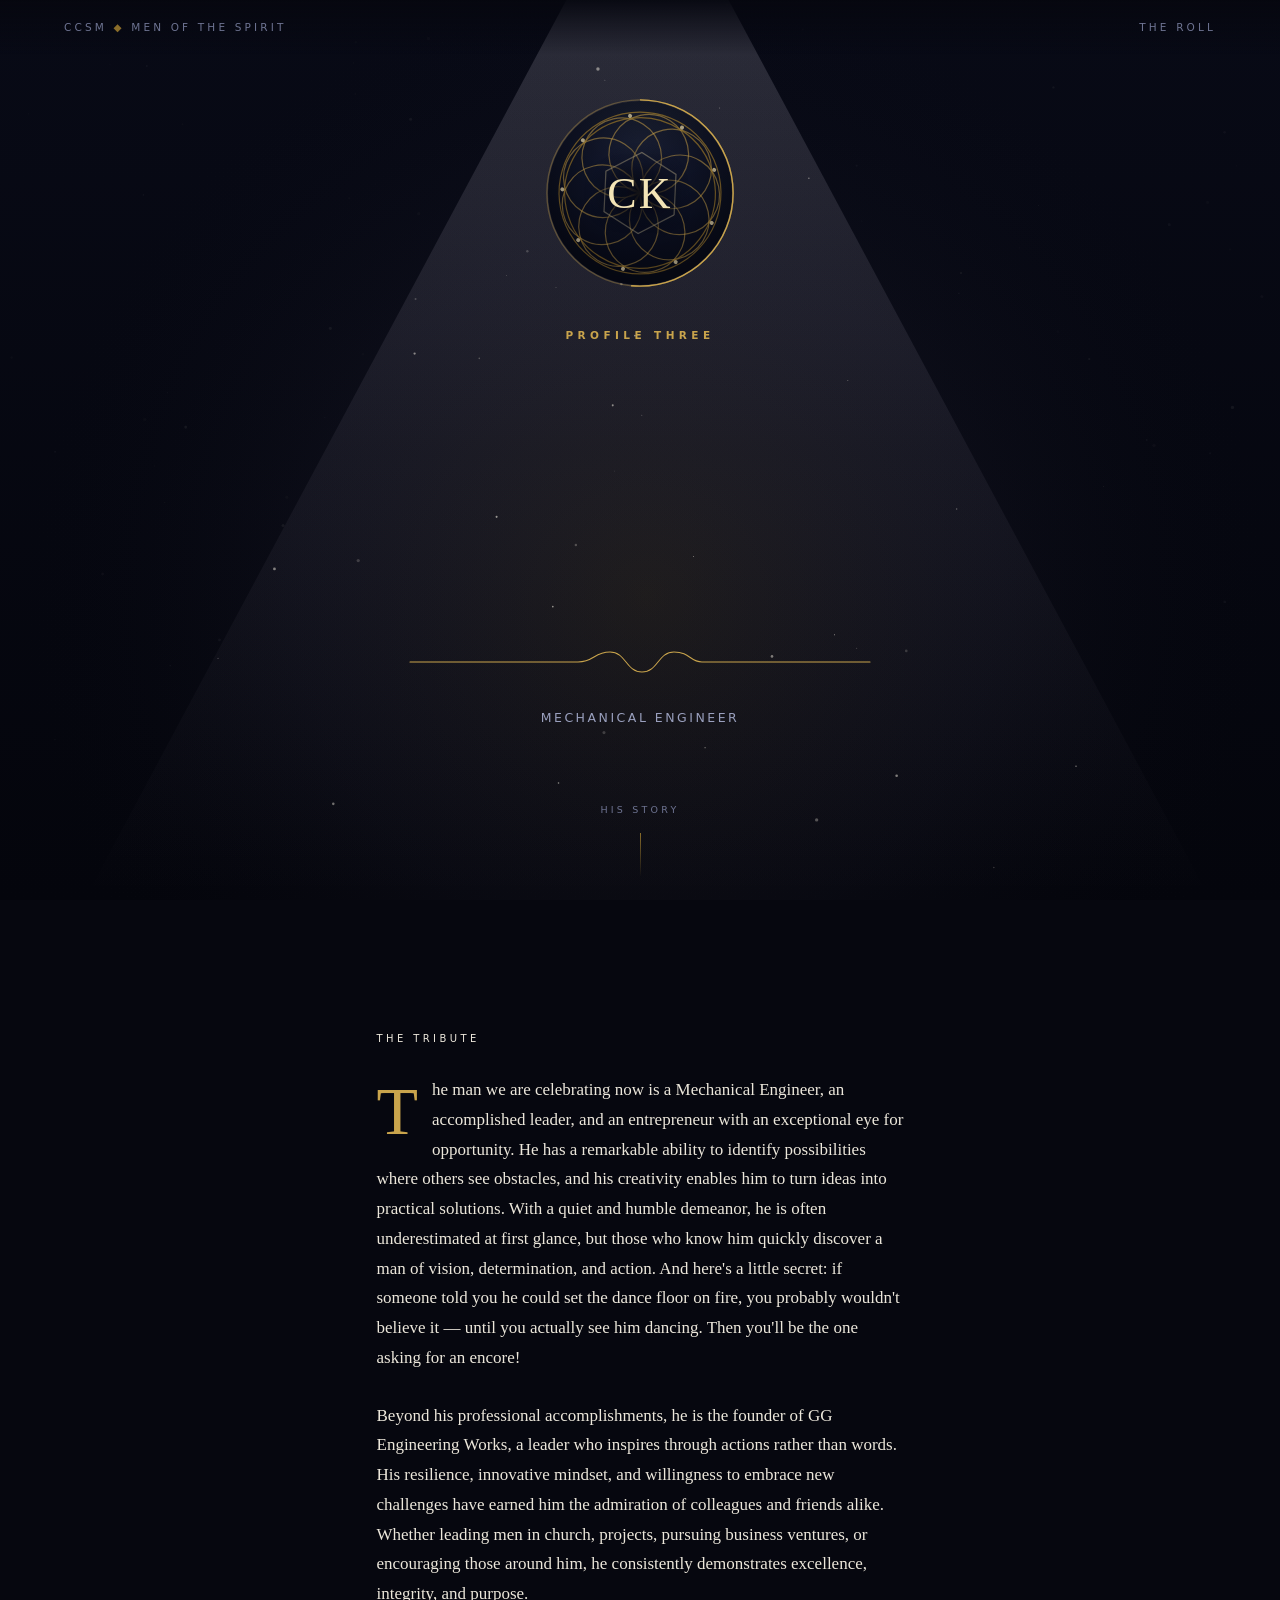
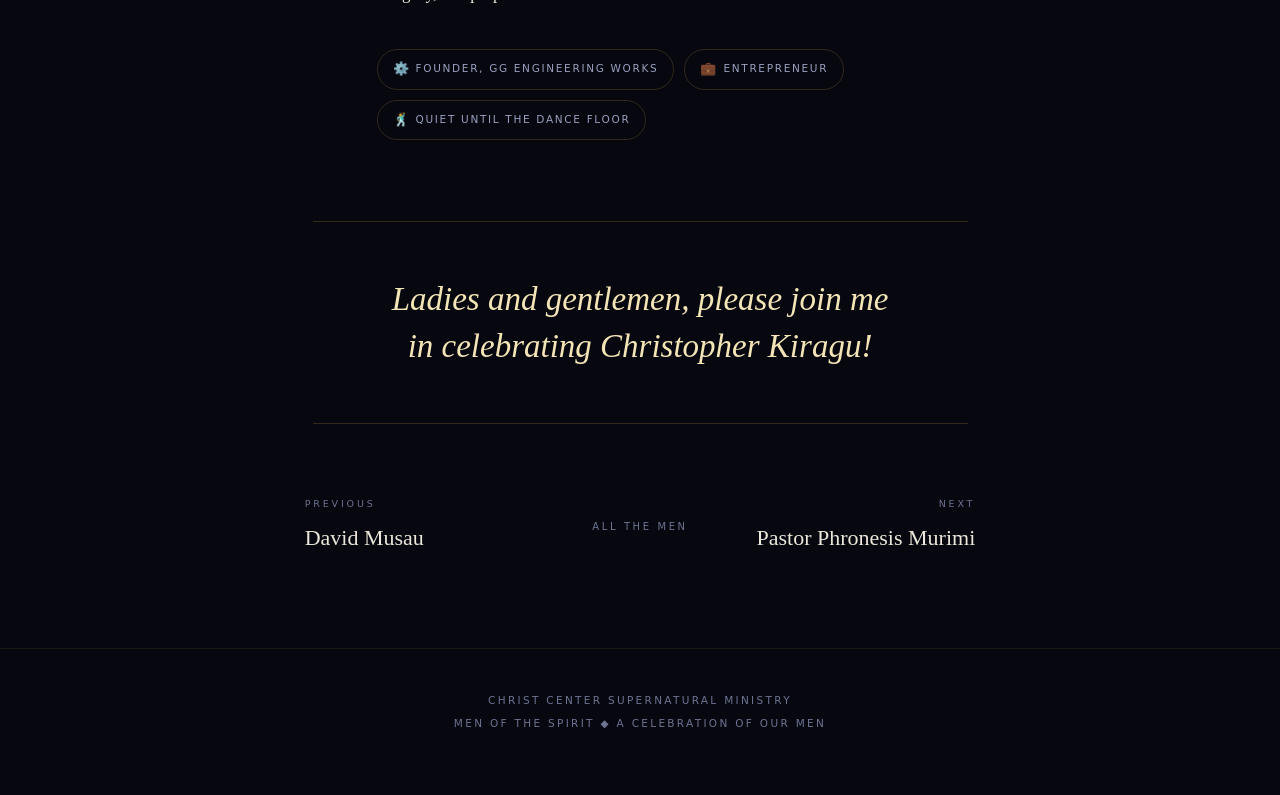
<file: christopher/index.html>
<!doctype html>
<html lang="en">
<head>
<meta charset="utf-8">
<meta name="viewport" content="width=device-width, initial-scale=1">
<title>Christopher Kiragu &#183; Men of the Spirit</title>
<meta name="description" content="Christopher Kiragu &#8212; Mechanical Engineer. Celebrated at Men of the Spirit.">
<meta name="theme-color" content="#06070f">
<meta property="og:title" content="Christopher Kiragu &#183; Men of the Spirit">
<meta property="og:description" content="Christopher Kiragu &#8212; Mechanical Engineer. Celebrated at Men of the Spirit.">
<meta property="og:type" content="website">
<link rel="icon" href="../assets/favicon.svg" type="image/svg+xml">
<link rel="stylesheet" href="../assets/css/site.css">
</head>
<body>
<canvas class="beam" aria-hidden="true"></canvas>
<header class="masthead">
  <a href="../">CCSM <span class="masthead__mark">&#9670;</span> Men of the Spirit</a>
  <a href="../#the-roll">The Roll</a>
</header>
<main class="page">

<section class="hero">
  <figure class="portrait">
    <div class="portrait__disc"><canvas data-sigil="Christopher Kiragu" aria-hidden="true"></canvas></div>
    <div class="portrait__mono" aria-hidden="true">CK</div>
    <svg class="portrait__ring" viewBox="0 0 100 100" aria-hidden="true">
      <circle cx="50" cy="50" r="48" vector-effect="non-scaling-stroke"
              opacity=".35"></circle>
      <circle class="arc" cx="50" cy="50" r="48"
              vector-effect="non-scaling-stroke"></circle>
    </svg>
  </figure>
  <p class="hero__eyebrow" data-step="eyebrow">Profile Three</p>
  <h1 class="hero__name" data-focus>Christopher Kiragu</h1>
  <svg class="flourish" viewBox="0 0 460 26" aria-hidden="true"><path d="M0 13 H168 M292 13 H460 M168 13 c16 0 16 -10 32 -10 s16 20 32 20 s16 -20 32 -20 s16 10 28 10" /></svg>
  <p class="hero__role" data-step="role">Mechanical Engineer</p>
  <div class="scroll-cue" data-step="cue">His story<span></span></div>
</section>

<section class="tribute">
  <p class="tribute__label reveal">The Tribute</p>
  <div class="reveal">
    <p class="lead">The man we are celebrating now is a Mechanical Engineer, an accomplished leader, and an entrepreneur with an exceptional eye for opportunity. He has a remarkable ability to identify possibilities where others see obstacles, and his creativity enables him to turn ideas into practical solutions. With a quiet and humble demeanor, he is often underestimated at first glance, but those who know him quickly discover a man of vision, determination, and action. And here's a little secret: if someone told you he could set the dance floor on fire, you probably wouldn't believe it&nbsp;&mdash; until you actually see him dancing. Then you'll be the one asking for an encore!</p>
    <p>Beyond his professional accomplishments, he is the founder of GG Engineering Works, a leader who inspires through actions rather than words. His resilience, innovative mindset, and willingness to embrace new challenges have earned him the admiration of colleagues and friends alike. Whether leading men in church, projects, pursuing business ventures, or encouraging those around him, he consistently demonstrates excellence, integrity, and purpose.</p>
  </div>
  <ul class="facets reveal"><li><span class="ico">⚙️</span>Founder, GG Engineering Works</li><li><span class="ico">💼</span>Entrepreneur</li><li><span class="ico">🕺</span>Quiet Until The Dance Floor</li></ul>
</section>

<section class="call reveal">
  <p>Ladies and gentlemen, please join me in celebrating Christopher Kiragu!</p>
</section>

<nav class="pager">
  <a class="pager__link" href="../david/">
    <span class="pager__dir">Previous</span>
    <span class="pager__who">David Musau</span>
  </a>
  <a class="pager__hall" href="../#the-roll">All the men</a>
  <a class="pager__link pager__link--next" href="../phronesis/">
    <span class="pager__dir">Next</span>
    <span class="pager__who">Pastor Phronesis Murimi</span>
  </a>
</nav>
</main>
<footer class="colophon">
  <div>Christ Center Supernatural Ministry</div>
  <div>Men of the Spirit &#9670; A Celebration of Our Men</div>
</footer>
<script src="../assets/js/site.js"></script>
</body>
</html>
</file>
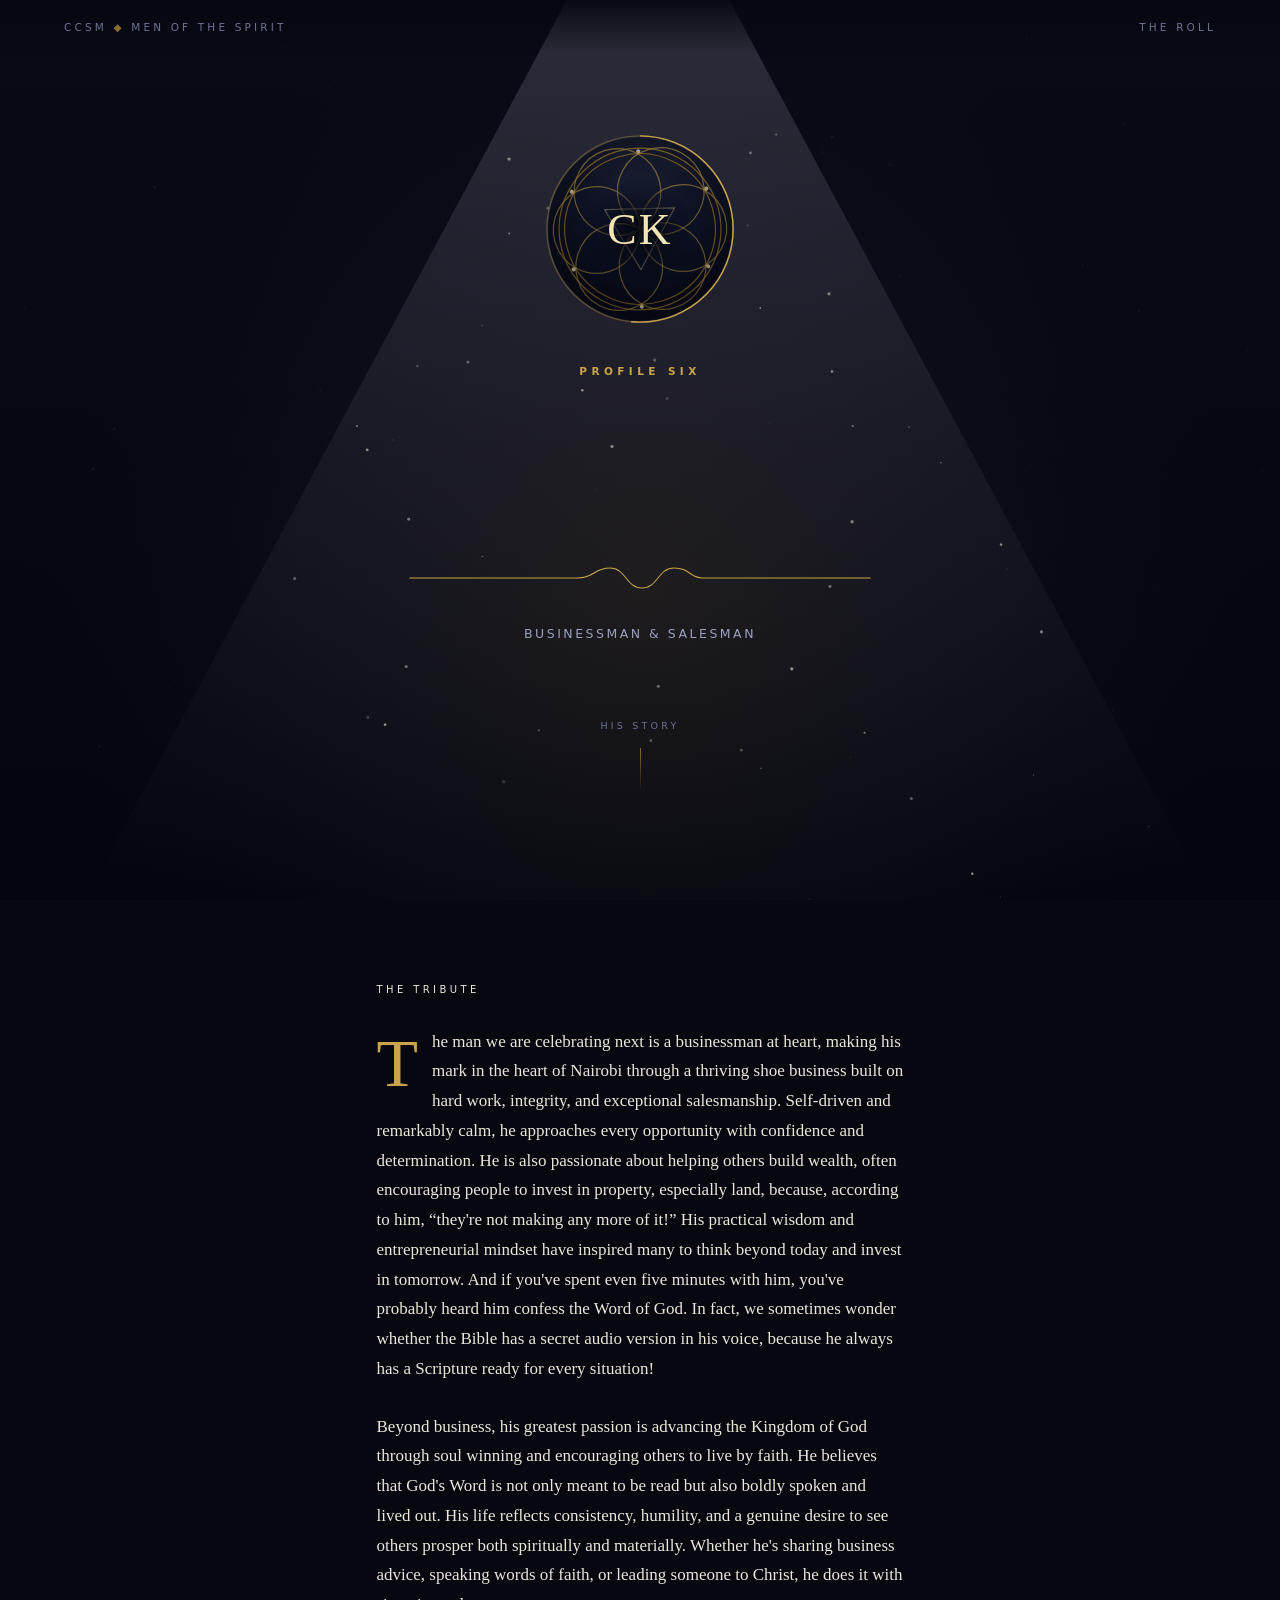
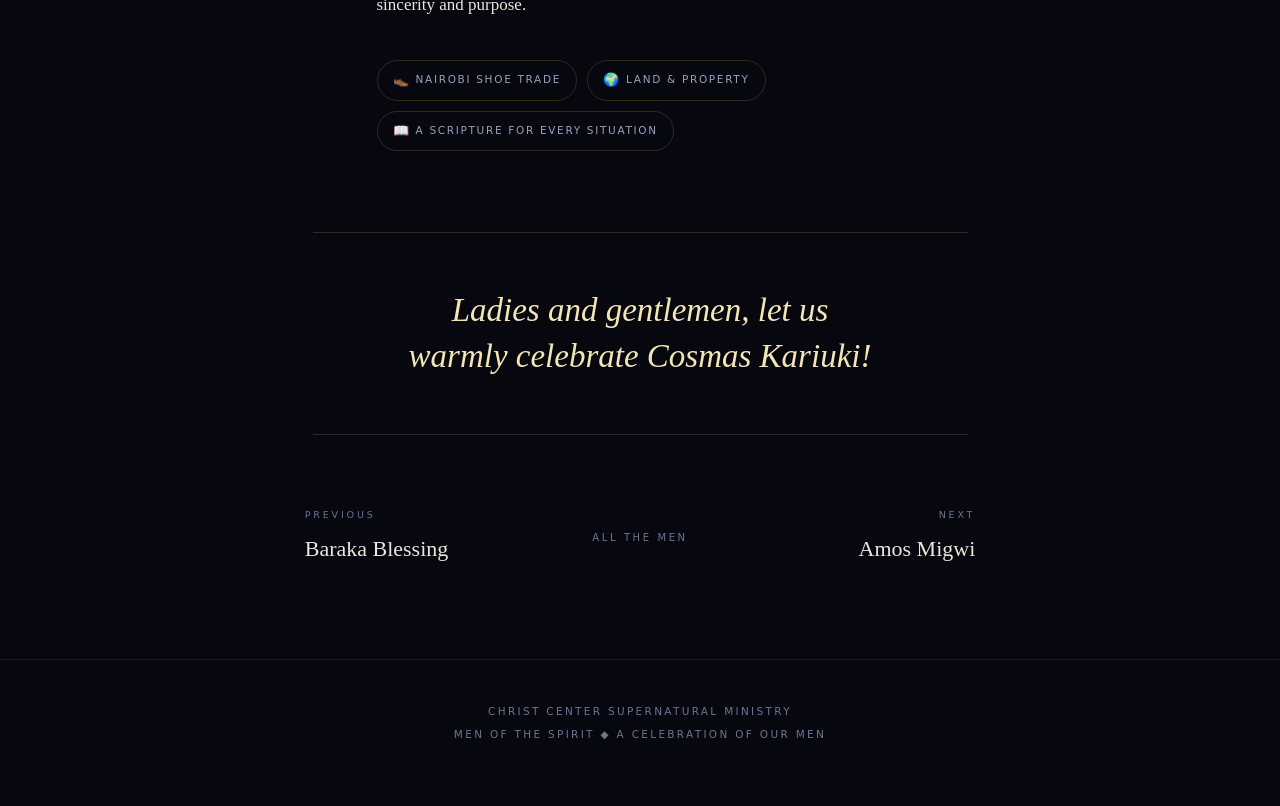
<file: cosmas/index.html>
<!doctype html>
<html lang="en">
<head>
<meta charset="utf-8">
<meta name="viewport" content="width=device-width, initial-scale=1">
<title>Cosmas Kariuki &#183; Men of the Spirit</title>
<meta name="description" content="Cosmas Kariuki &#8212; Businessman &amp; Salesman. Celebrated at Men of the Spirit.">
<meta name="theme-color" content="#06070f">
<meta property="og:title" content="Cosmas Kariuki &#183; Men of the Spirit">
<meta property="og:description" content="Cosmas Kariuki &#8212; Businessman &amp; Salesman. Celebrated at Men of the Spirit.">
<meta property="og:type" content="website">
<link rel="icon" href="../assets/favicon.svg" type="image/svg+xml">
<link rel="stylesheet" href="../assets/css/site.css">
</head>
<body>
<canvas class="beam" aria-hidden="true"></canvas>
<header class="masthead">
  <a href="../">CCSM <span class="masthead__mark">&#9670;</span> Men of the Spirit</a>
  <a href="../#the-roll">The Roll</a>
</header>
<main class="page">

<section class="hero">
  <figure class="portrait">
    <div class="portrait__disc"><canvas data-sigil="Cosmas Kariuki" aria-hidden="true"></canvas></div>
    <div class="portrait__mono" aria-hidden="true">CK</div>
    <svg class="portrait__ring" viewBox="0 0 100 100" aria-hidden="true">
      <circle cx="50" cy="50" r="48" vector-effect="non-scaling-stroke"
              opacity=".35"></circle>
      <circle class="arc" cx="50" cy="50" r="48"
              vector-effect="non-scaling-stroke"></circle>
    </svg>
  </figure>
  <p class="hero__eyebrow" data-step="eyebrow">Profile Six</p>
  <h1 class="hero__name" data-focus>Cosmas Kariuki</h1>
  <svg class="flourish" viewBox="0 0 460 26" aria-hidden="true"><path d="M0 13 H168 M292 13 H460 M168 13 c16 0 16 -10 32 -10 s16 20 32 20 s16 -20 32 -20 s16 10 28 10" /></svg>
  <p class="hero__role" data-step="role">Businessman &amp; Salesman</p>
  <div class="scroll-cue" data-step="cue">His story<span></span></div>
</section>

<section class="tribute">
  <p class="tribute__label reveal">The Tribute</p>
  <div class="reveal">
    <p class="lead">The man we are celebrating next is a businessman at heart, making his mark in the heart of Nairobi through a thriving shoe business built on hard work, integrity, and exceptional salesmanship. Self-driven and remarkably calm, he approaches every opportunity with confidence and determination. He is also passionate about helping others build wealth, often encouraging people to invest in property, especially land, because, according to him, &ldquo;they're not making any more of it!&rdquo; His practical wisdom and entrepreneurial mindset have inspired many to think beyond today and invest in tomorrow. And if you've spent even five minutes with him, you've probably heard him confess the Word of God. In fact, we sometimes wonder whether the Bible has a secret audio version in his voice, because he always has a Scripture ready for every situation!</p>
    <p>Beyond business, his greatest passion is advancing the Kingdom of God through soul winning and encouraging others to live by faith. He believes that God's Word is not only meant to be read but also boldly spoken and lived out. His life reflects consistency, humility, and a genuine desire to see others prosper both spiritually and materially. Whether he's sharing business advice, speaking words of faith, or leading someone to Christ, he does it with sincerity and purpose.</p>
  </div>
  <ul class="facets reveal"><li><span class="ico">👞</span>Nairobi Shoe Trade</li><li><span class="ico">🌍</span>Land &amp; Property</li><li><span class="ico">📖</span>A Scripture For Every Situation</li></ul>
</section>

<section class="call reveal">
  <p>Ladies and gentlemen, let us warmly celebrate Cosmas Kariuki!</p>
</section>

<nav class="pager">
  <a class="pager__link" href="../baraka/">
    <span class="pager__dir">Previous</span>
    <span class="pager__who">Baraka Blessing</span>
  </a>
  <a class="pager__hall" href="../#the-roll">All the men</a>
  <a class="pager__link pager__link--next" href="../amos/">
    <span class="pager__dir">Next</span>
    <span class="pager__who">Amos Migwi</span>
  </a>
</nav>
</main>
<footer class="colophon">
  <div>Christ Center Supernatural Ministry</div>
  <div>Men of the Spirit &#9670; A Celebration of Our Men</div>
</footer>
<script src="../assets/js/site.js"></script>
</body>
</html>
</file>
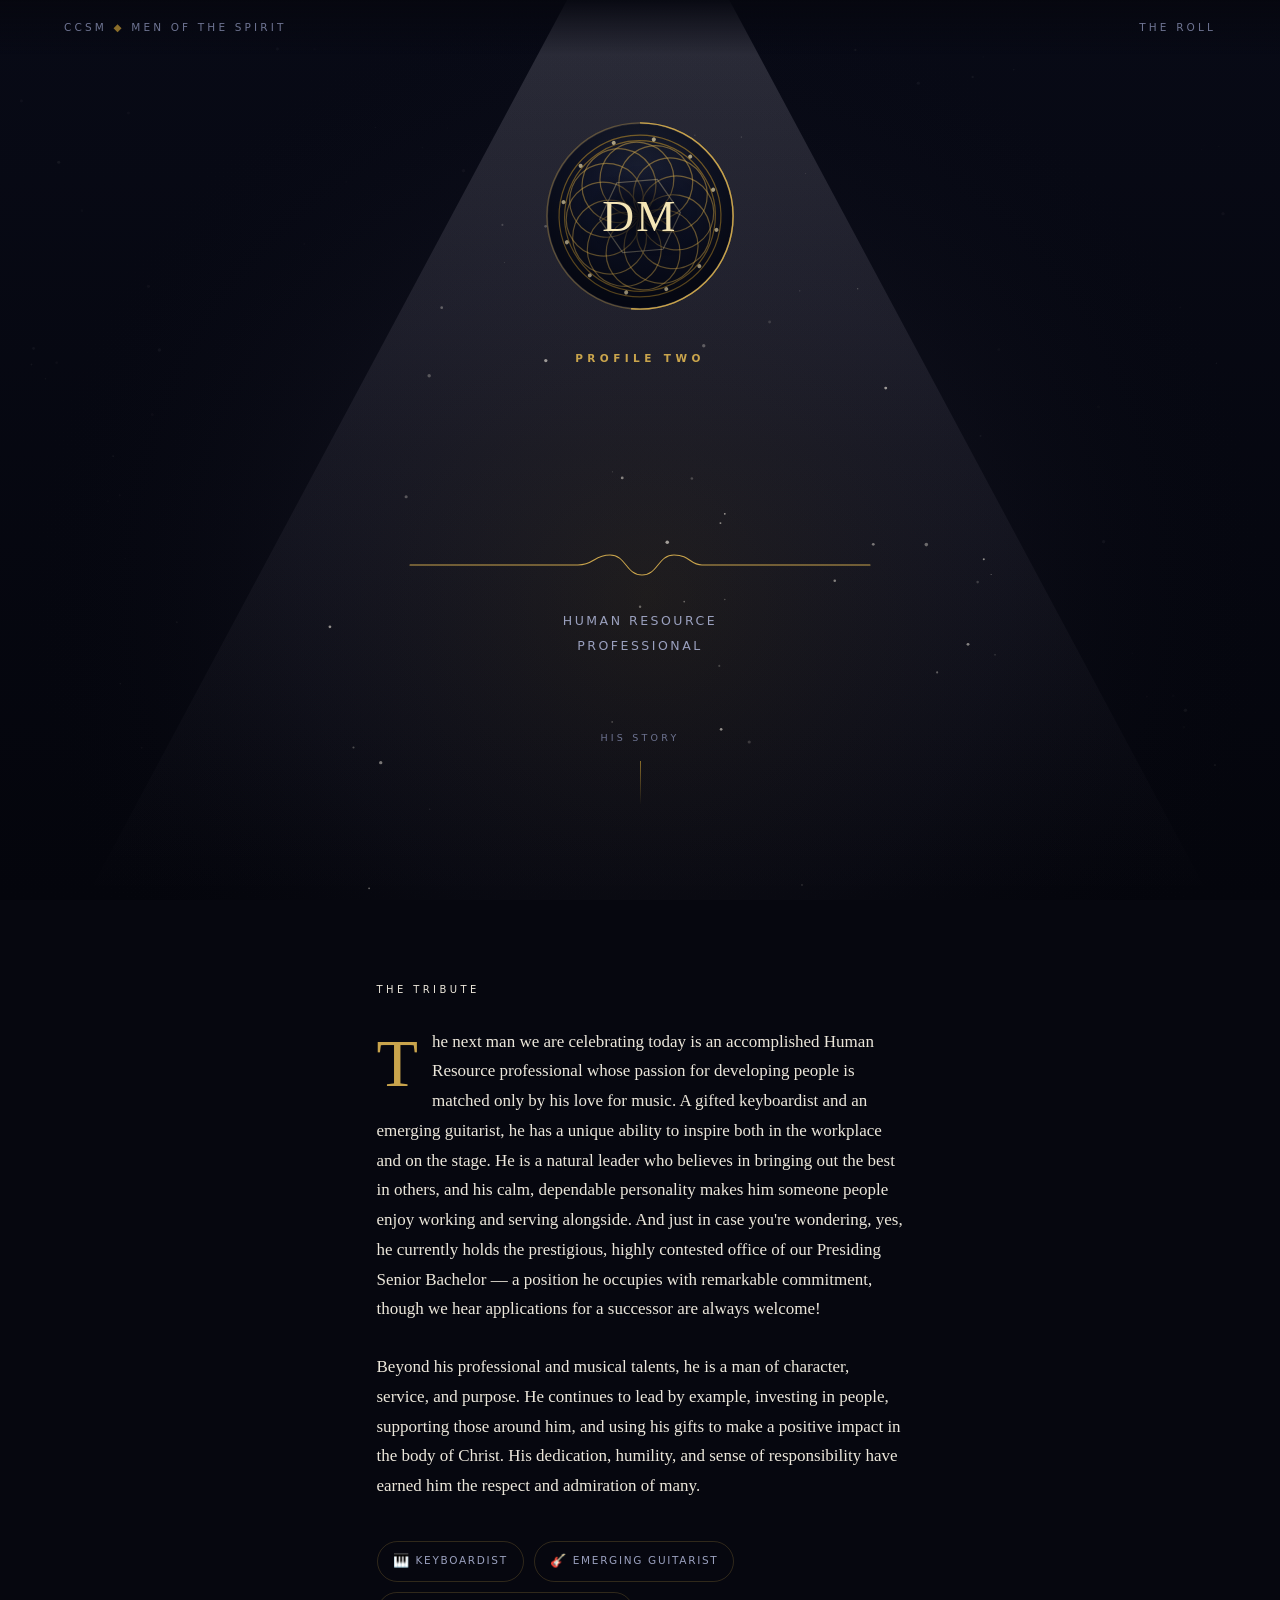
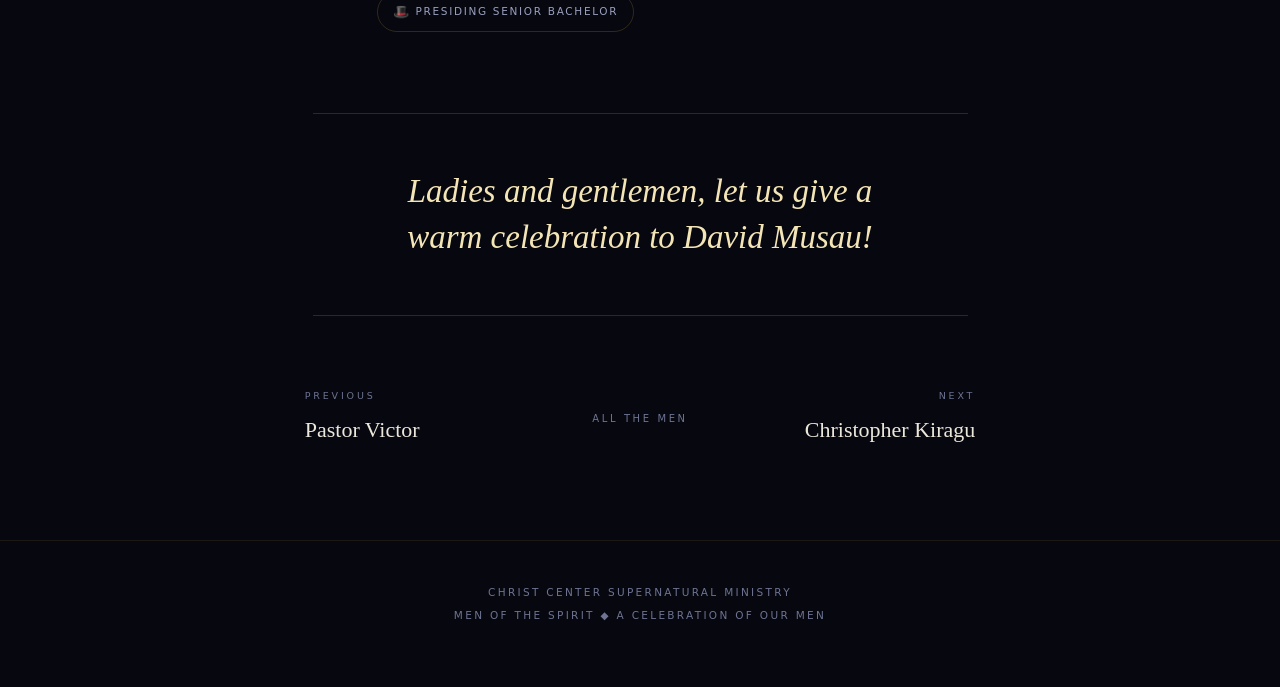
<file: david/index.html>
<!doctype html>
<html lang="en">
<head>
<meta charset="utf-8">
<meta name="viewport" content="width=device-width, initial-scale=1">
<title>David Musau &#183; Men of the Spirit</title>
<meta name="description" content="David Musau &#8212; Human Resource Professional. Celebrated at Men of the Spirit.">
<meta name="theme-color" content="#06070f">
<meta property="og:title" content="David Musau &#183; Men of the Spirit">
<meta property="og:description" content="David Musau &#8212; Human Resource Professional. Celebrated at Men of the Spirit.">
<meta property="og:type" content="website">
<link rel="icon" href="../assets/favicon.svg" type="image/svg+xml">
<link rel="stylesheet" href="../assets/css/site.css">
</head>
<body>
<canvas class="beam" aria-hidden="true"></canvas>
<header class="masthead">
  <a href="../">CCSM <span class="masthead__mark">&#9670;</span> Men of the Spirit</a>
  <a href="../#the-roll">The Roll</a>
</header>
<main class="page">

<section class="hero">
  <figure class="portrait">
    <div class="portrait__disc"><canvas data-sigil="David Musau" aria-hidden="true"></canvas></div>
    <div class="portrait__mono" aria-hidden="true">DM</div>
    <svg class="portrait__ring" viewBox="0 0 100 100" aria-hidden="true">
      <circle cx="50" cy="50" r="48" vector-effect="non-scaling-stroke"
              opacity=".35"></circle>
      <circle class="arc" cx="50" cy="50" r="48"
              vector-effect="non-scaling-stroke"></circle>
    </svg>
  </figure>
  <p class="hero__eyebrow" data-step="eyebrow">Profile Two</p>
  <h1 class="hero__name" data-focus>David Musau</h1>
  <svg class="flourish" viewBox="0 0 460 26" aria-hidden="true"><path d="M0 13 H168 M292 13 H460 M168 13 c16 0 16 -10 32 -10 s16 20 32 20 s16 -20 32 -20 s16 10 28 10" /></svg>
  <p class="hero__role" data-step="role">Human Resource Professional</p>
  <div class="scroll-cue" data-step="cue">His story<span></span></div>
</section>

<section class="tribute">
  <p class="tribute__label reveal">The Tribute</p>
  <div class="reveal">
    <p class="lead">The next man we are celebrating today is an accomplished Human Resource professional whose passion for developing people is matched only by his love for music. A gifted keyboardist and an emerging guitarist, he has a unique ability to inspire both in the workplace and on the stage. He is a natural leader who believes in bringing out the best in others, and his calm, dependable personality makes him someone people enjoy working and serving alongside. And just in case you're wondering, yes, he currently holds the prestigious, highly contested office of our Presiding Senior Bachelor&nbsp;&mdash; a position he occupies with remarkable commitment, though we hear applications for a successor are always welcome!</p>
    <p>Beyond his professional and musical talents, he is a man of character, service, and purpose. He continues to lead by example, investing in people, supporting those around him, and using his gifts to make a positive impact in the body of Christ. His dedication, humility, and sense of responsibility have earned him the respect and admiration of many.</p>
  </div>
  <ul class="facets reveal"><li><span class="ico">🎹</span>Keyboardist</li><li><span class="ico">🎸</span>Emerging Guitarist</li><li><span class="ico">🎩</span>Presiding Senior Bachelor</li></ul>
</section>

<section class="call reveal">
  <p>Ladies and gentlemen, let us give a warm celebration to David Musau!</p>
</section>

<nav class="pager">
  <a class="pager__link" href="../victor/">
    <span class="pager__dir">Previous</span>
    <span class="pager__who">Pastor Victor</span>
  </a>
  <a class="pager__hall" href="../#the-roll">All the men</a>
  <a class="pager__link pager__link--next" href="../christopher/">
    <span class="pager__dir">Next</span>
    <span class="pager__who">Christopher Kiragu</span>
  </a>
</nav>
</main>
<footer class="colophon">
  <div>Christ Center Supernatural Ministry</div>
  <div>Men of the Spirit &#9670; A Celebration of Our Men</div>
</footer>
<script src="../assets/js/site.js"></script>
</body>
</html>
</file>
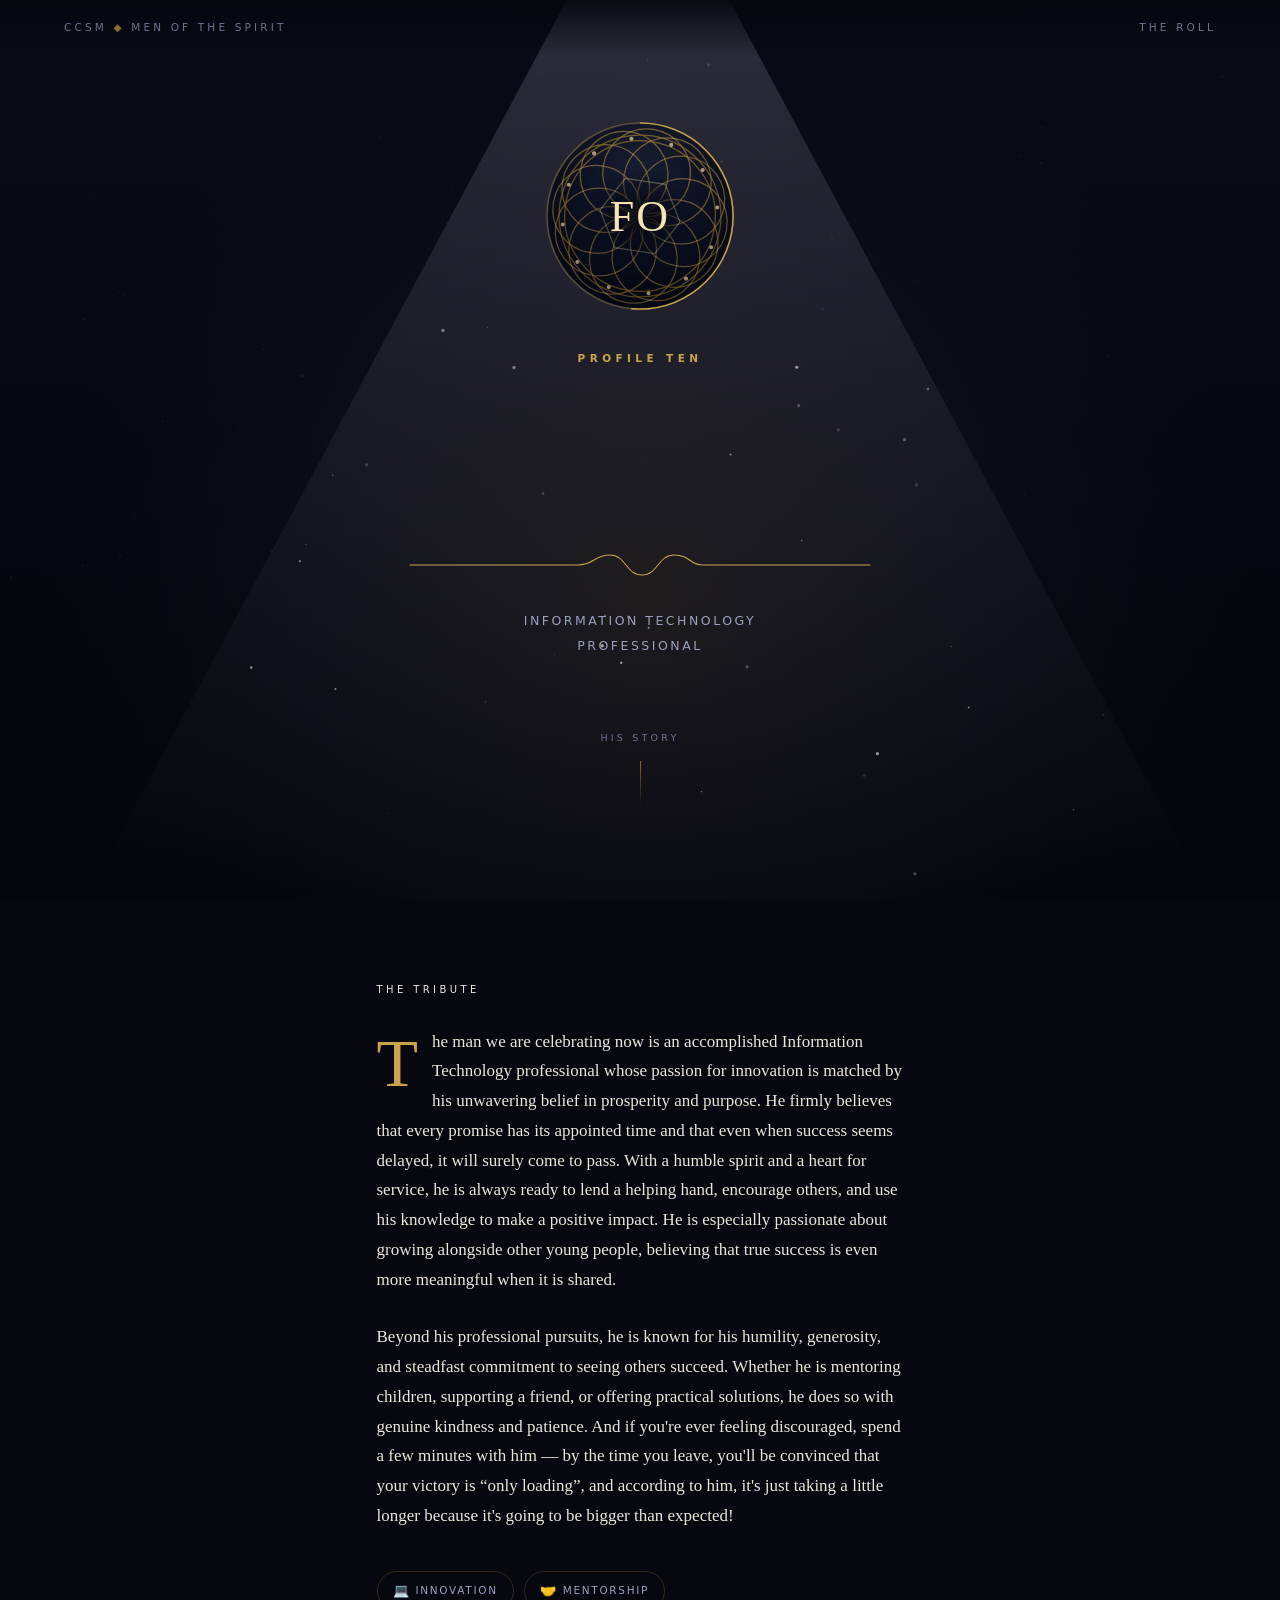
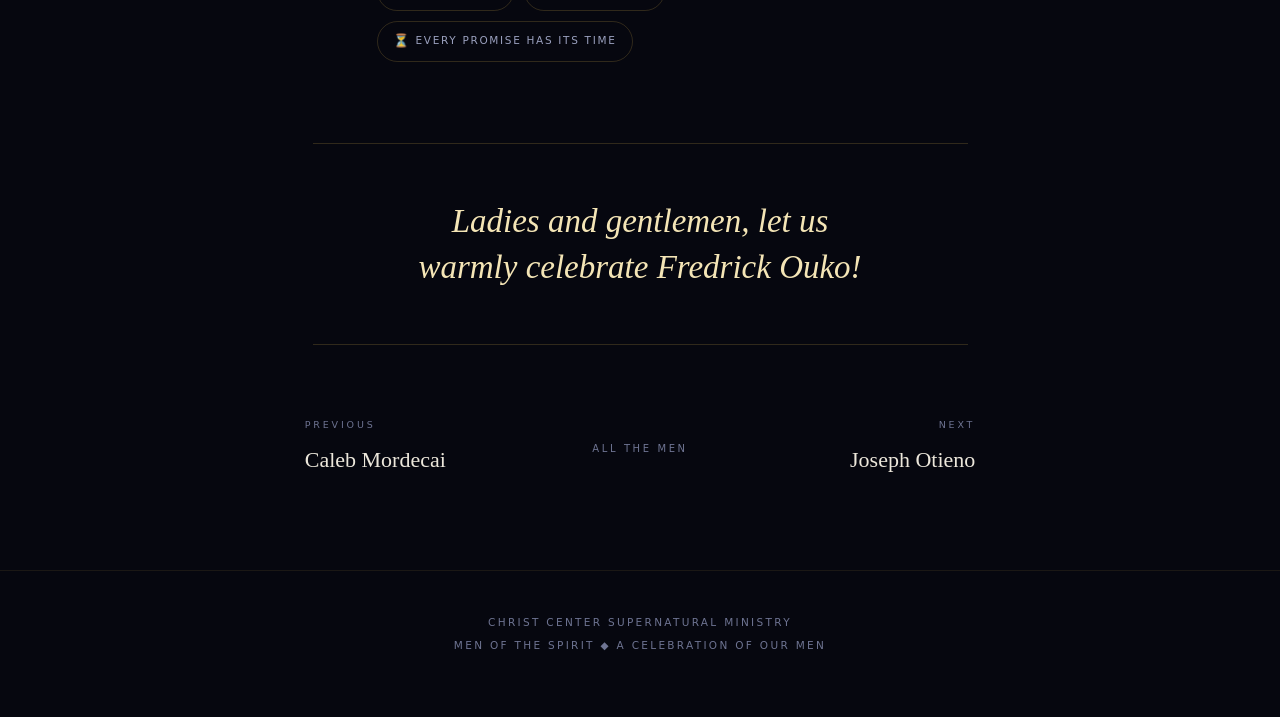
<file: fredrick/index.html>
<!doctype html>
<html lang="en">
<head>
<meta charset="utf-8">
<meta name="viewport" content="width=device-width, initial-scale=1">
<title>Fredrick Ouko &#183; Men of the Spirit</title>
<meta name="description" content="Fredrick Ouko &#8212; Information Technology Professional. Celebrated at Men of the Spirit.">
<meta name="theme-color" content="#06070f">
<meta property="og:title" content="Fredrick Ouko &#183; Men of the Spirit">
<meta property="og:description" content="Fredrick Ouko &#8212; Information Technology Professional. Celebrated at Men of the Spirit.">
<meta property="og:type" content="website">
<link rel="icon" href="../assets/favicon.svg" type="image/svg+xml">
<link rel="stylesheet" href="../assets/css/site.css">
</head>
<body>
<canvas class="beam" aria-hidden="true"></canvas>
<header class="masthead">
  <a href="../">CCSM <span class="masthead__mark">&#9670;</span> Men of the Spirit</a>
  <a href="../#the-roll">The Roll</a>
</header>
<main class="page">

<section class="hero">
  <figure class="portrait">
    <div class="portrait__disc"><canvas data-sigil="Fredrick Ouko" aria-hidden="true"></canvas></div>
    <div class="portrait__mono" aria-hidden="true">FO</div>
    <svg class="portrait__ring" viewBox="0 0 100 100" aria-hidden="true">
      <circle cx="50" cy="50" r="48" vector-effect="non-scaling-stroke"
              opacity=".35"></circle>
      <circle class="arc" cx="50" cy="50" r="48"
              vector-effect="non-scaling-stroke"></circle>
    </svg>
  </figure>
  <p class="hero__eyebrow" data-step="eyebrow">Profile Ten</p>
  <h1 class="hero__name" data-focus>Fredrick Ouko</h1>
  <svg class="flourish" viewBox="0 0 460 26" aria-hidden="true"><path d="M0 13 H168 M292 13 H460 M168 13 c16 0 16 -10 32 -10 s16 20 32 20 s16 -20 32 -20 s16 10 28 10" /></svg>
  <p class="hero__role" data-step="role">Information Technology Professional</p>
  <div class="scroll-cue" data-step="cue">His story<span></span></div>
</section>

<section class="tribute">
  <p class="tribute__label reveal">The Tribute</p>
  <div class="reveal">
    <p class="lead">The man we are celebrating now is an accomplished Information Technology professional whose passion for innovation is matched by his unwavering belief in prosperity and purpose. He firmly believes that every promise has its appointed time and that even when success seems delayed, it will surely come to pass. With a humble spirit and a heart for service, he is always ready to lend a helping hand, encourage others, and use his knowledge to make a positive impact. He is especially passionate about growing alongside other young people, believing that true success is even more meaningful when it is shared.</p>
    <p>Beyond his professional pursuits, he is known for his humility, generosity, and steadfast commitment to seeing others succeed. Whether he is mentoring children, supporting a friend, or offering practical solutions, he does so with genuine kindness and patience. And if you're ever feeling discouraged, spend a few minutes with him&nbsp;&mdash; by the time you leave, you'll be convinced that your victory is &ldquo;only loading&rdquo;, and according to him, it's just taking a little longer because it's going to be bigger than expected!</p>
  </div>
  <ul class="facets reveal"><li><span class="ico">💻</span>Innovation</li><li><span class="ico">🤝</span>Mentorship</li><li><span class="ico">⏳</span>Every Promise Has Its Time</li></ul>
</section>

<section class="call reveal">
  <p>Ladies and gentlemen, let us warmly celebrate Fredrick Ouko!</p>
</section>

<nav class="pager">
  <a class="pager__link" href="../caleb/">
    <span class="pager__dir">Previous</span>
    <span class="pager__who">Caleb Mordecai</span>
  </a>
  <a class="pager__hall" href="../#the-roll">All the men</a>
  <a class="pager__link pager__link--next" href="../joseph/">
    <span class="pager__dir">Next</span>
    <span class="pager__who">Joseph Otieno</span>
  </a>
</nav>
</main>
<footer class="colophon">
  <div>Christ Center Supernatural Ministry</div>
  <div>Men of the Spirit &#9670; A Celebration of Our Men</div>
</footer>
<script src="../assets/js/site.js"></script>
</body>
</html>
</file>
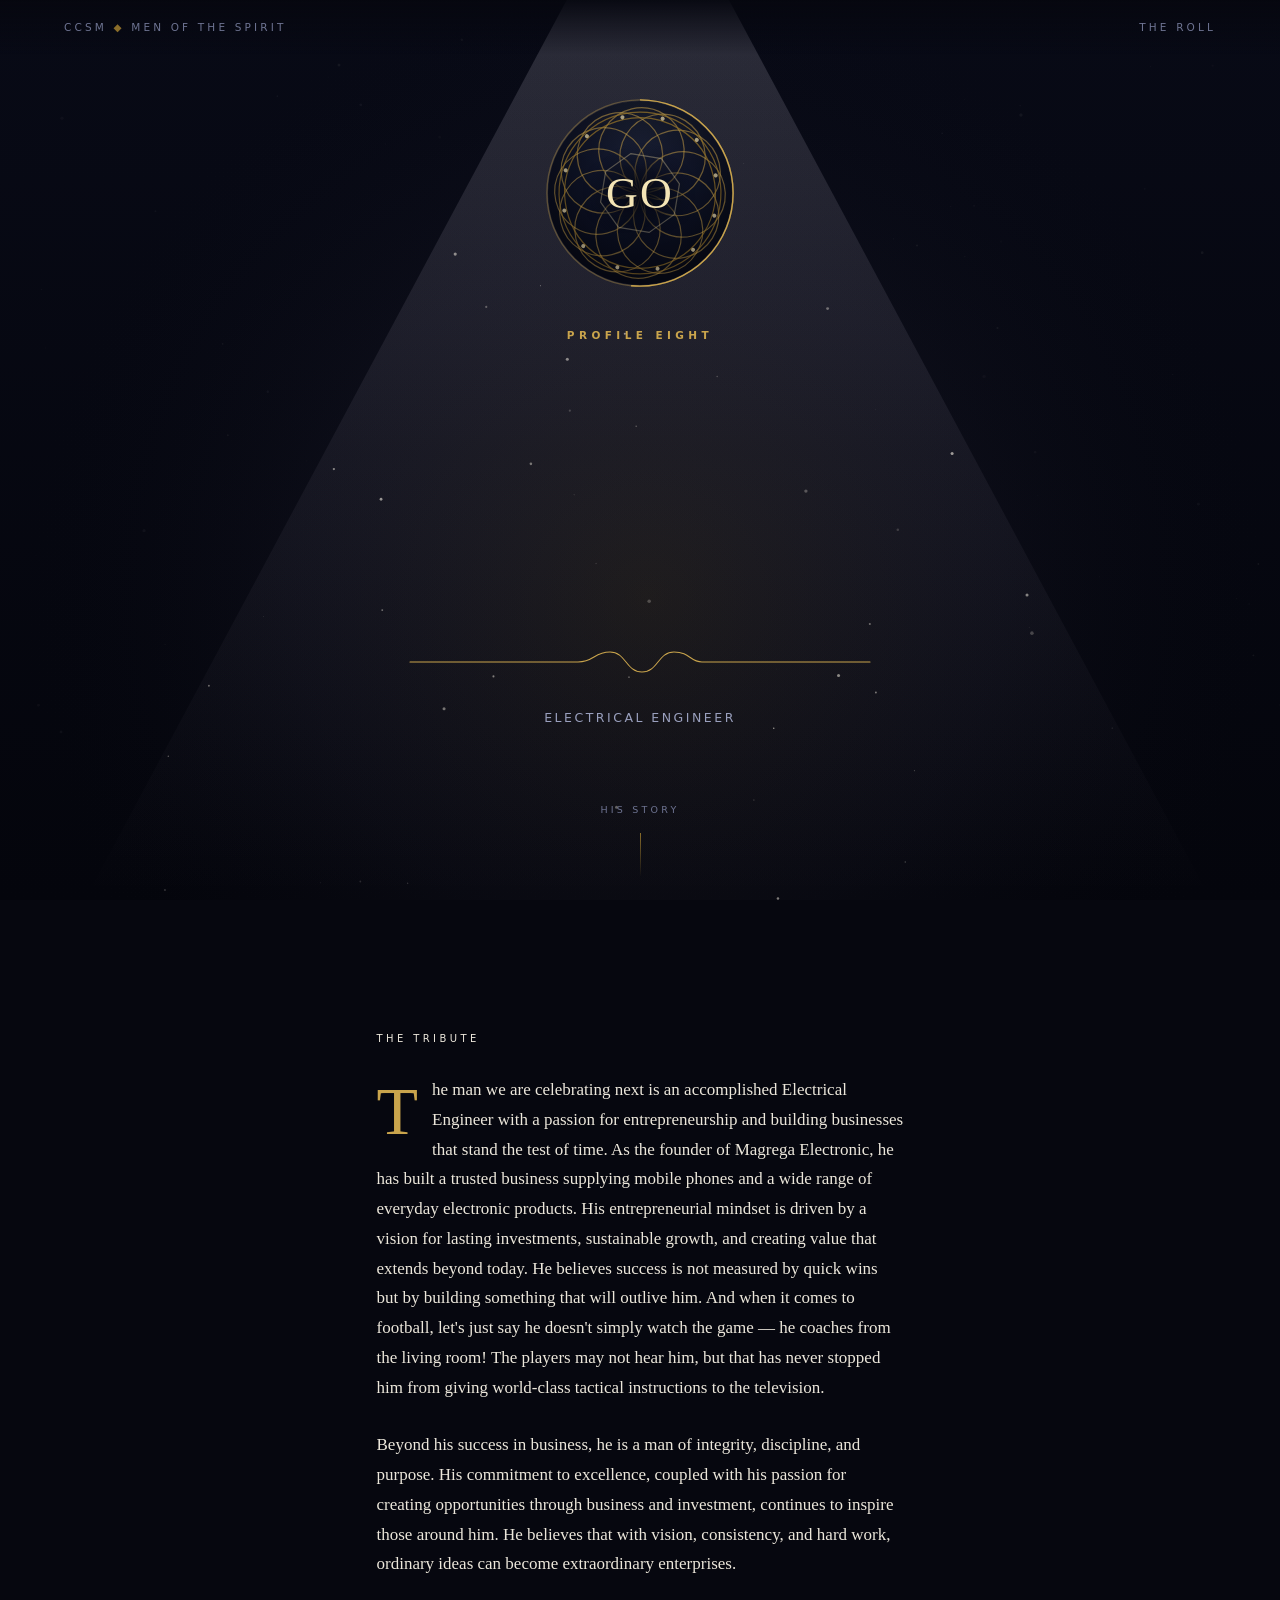
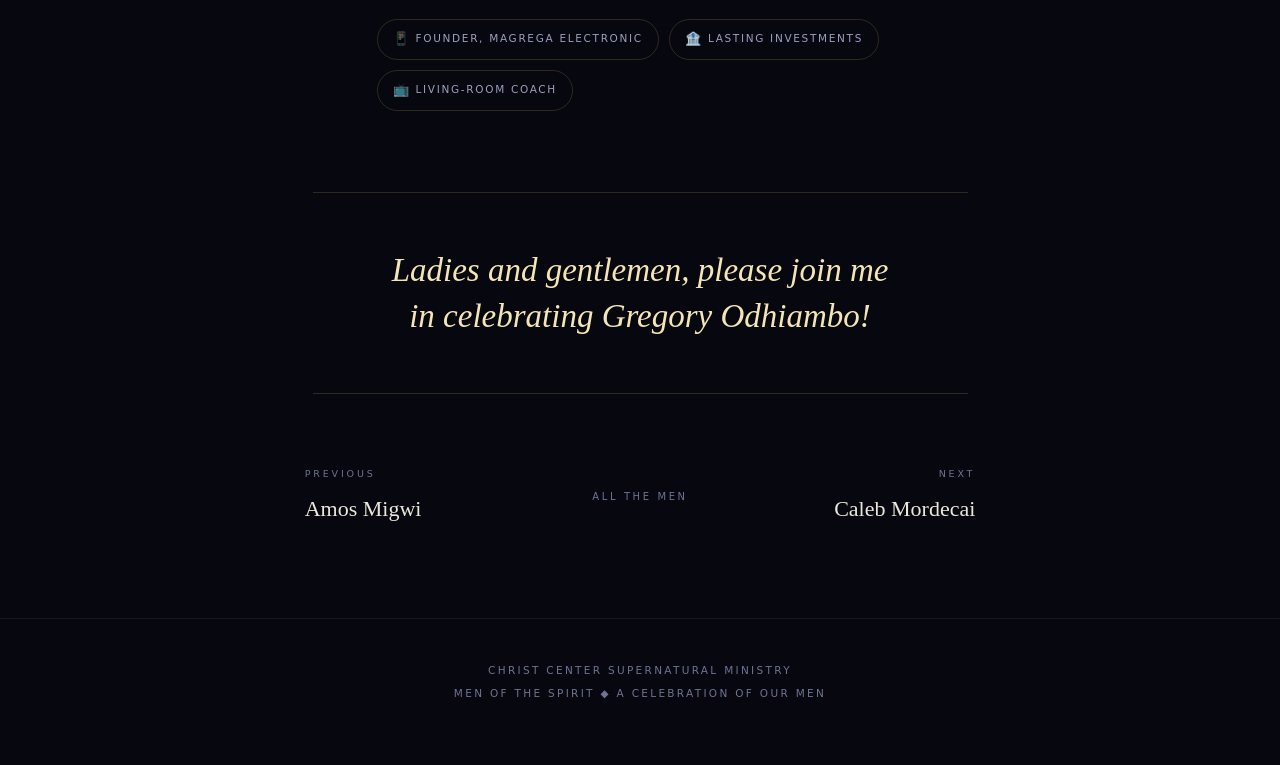
<file: gregory/index.html>
<!doctype html>
<html lang="en">
<head>
<meta charset="utf-8">
<meta name="viewport" content="width=device-width, initial-scale=1">
<title>Gregory Odhiambo &#183; Men of the Spirit</title>
<meta name="description" content="Gregory Odhiambo &#8212; Electrical Engineer. Celebrated at Men of the Spirit.">
<meta name="theme-color" content="#06070f">
<meta property="og:title" content="Gregory Odhiambo &#183; Men of the Spirit">
<meta property="og:description" content="Gregory Odhiambo &#8212; Electrical Engineer. Celebrated at Men of the Spirit.">
<meta property="og:type" content="website">
<link rel="icon" href="../assets/favicon.svg" type="image/svg+xml">
<link rel="stylesheet" href="../assets/css/site.css">
</head>
<body>
<canvas class="beam" aria-hidden="true"></canvas>
<header class="masthead">
  <a href="../">CCSM <span class="masthead__mark">&#9670;</span> Men of the Spirit</a>
  <a href="../#the-roll">The Roll</a>
</header>
<main class="page">

<section class="hero">
  <figure class="portrait">
    <div class="portrait__disc"><canvas data-sigil="Gregory Odhiambo" aria-hidden="true"></canvas></div>
    <div class="portrait__mono" aria-hidden="true">GO</div>
    <svg class="portrait__ring" viewBox="0 0 100 100" aria-hidden="true">
      <circle cx="50" cy="50" r="48" vector-effect="non-scaling-stroke"
              opacity=".35"></circle>
      <circle class="arc" cx="50" cy="50" r="48"
              vector-effect="non-scaling-stroke"></circle>
    </svg>
  </figure>
  <p class="hero__eyebrow" data-step="eyebrow">Profile Eight</p>
  <h1 class="hero__name" data-focus>Gregory Odhiambo</h1>
  <svg class="flourish" viewBox="0 0 460 26" aria-hidden="true"><path d="M0 13 H168 M292 13 H460 M168 13 c16 0 16 -10 32 -10 s16 20 32 20 s16 -20 32 -20 s16 10 28 10" /></svg>
  <p class="hero__role" data-step="role">Electrical Engineer</p>
  <div class="scroll-cue" data-step="cue">His story<span></span></div>
</section>

<section class="tribute">
  <p class="tribute__label reveal">The Tribute</p>
  <div class="reveal">
    <p class="lead">The man we are celebrating next is an accomplished Electrical Engineer with a passion for entrepreneurship and building businesses that stand the test of time. As the founder of Magrega Electronic, he has built a trusted business supplying mobile phones and a wide range of everyday electronic products. His entrepreneurial mindset is driven by a vision for lasting investments, sustainable growth, and creating value that extends beyond today. He believes success is not measured by quick wins but by building something that will outlive him. And when it comes to football, let's just say he doesn't simply watch the game&nbsp;&mdash; he coaches from the living room! The players may not hear him, but that has never stopped him from giving world-class tactical instructions to the television.</p>
    <p>Beyond his success in business, he is a man of integrity, discipline, and purpose. His commitment to excellence, coupled with his passion for creating opportunities through business and investment, continues to inspire those around him. He believes that with vision, consistency, and hard work, ordinary ideas can become extraordinary enterprises.</p>
  </div>
  <ul class="facets reveal"><li><span class="ico">📱</span>Founder, Magrega Electronic</li><li><span class="ico">🏦</span>Lasting Investments</li><li><span class="ico">📺</span>Living-Room Coach</li></ul>
</section>

<section class="call reveal">
  <p>Ladies and gentlemen, please join me in celebrating Gregory Odhiambo!</p>
</section>

<nav class="pager">
  <a class="pager__link" href="../amos/">
    <span class="pager__dir">Previous</span>
    <span class="pager__who">Amos Migwi</span>
  </a>
  <a class="pager__hall" href="../#the-roll">All the men</a>
  <a class="pager__link pager__link--next" href="../caleb/">
    <span class="pager__dir">Next</span>
    <span class="pager__who">Caleb Mordecai</span>
  </a>
</nav>
</main>
<footer class="colophon">
  <div>Christ Center Supernatural Ministry</div>
  <div>Men of the Spirit &#9670; A Celebration of Our Men</div>
</footer>
<script src="../assets/js/site.js"></script>
</body>
</html>
</file>
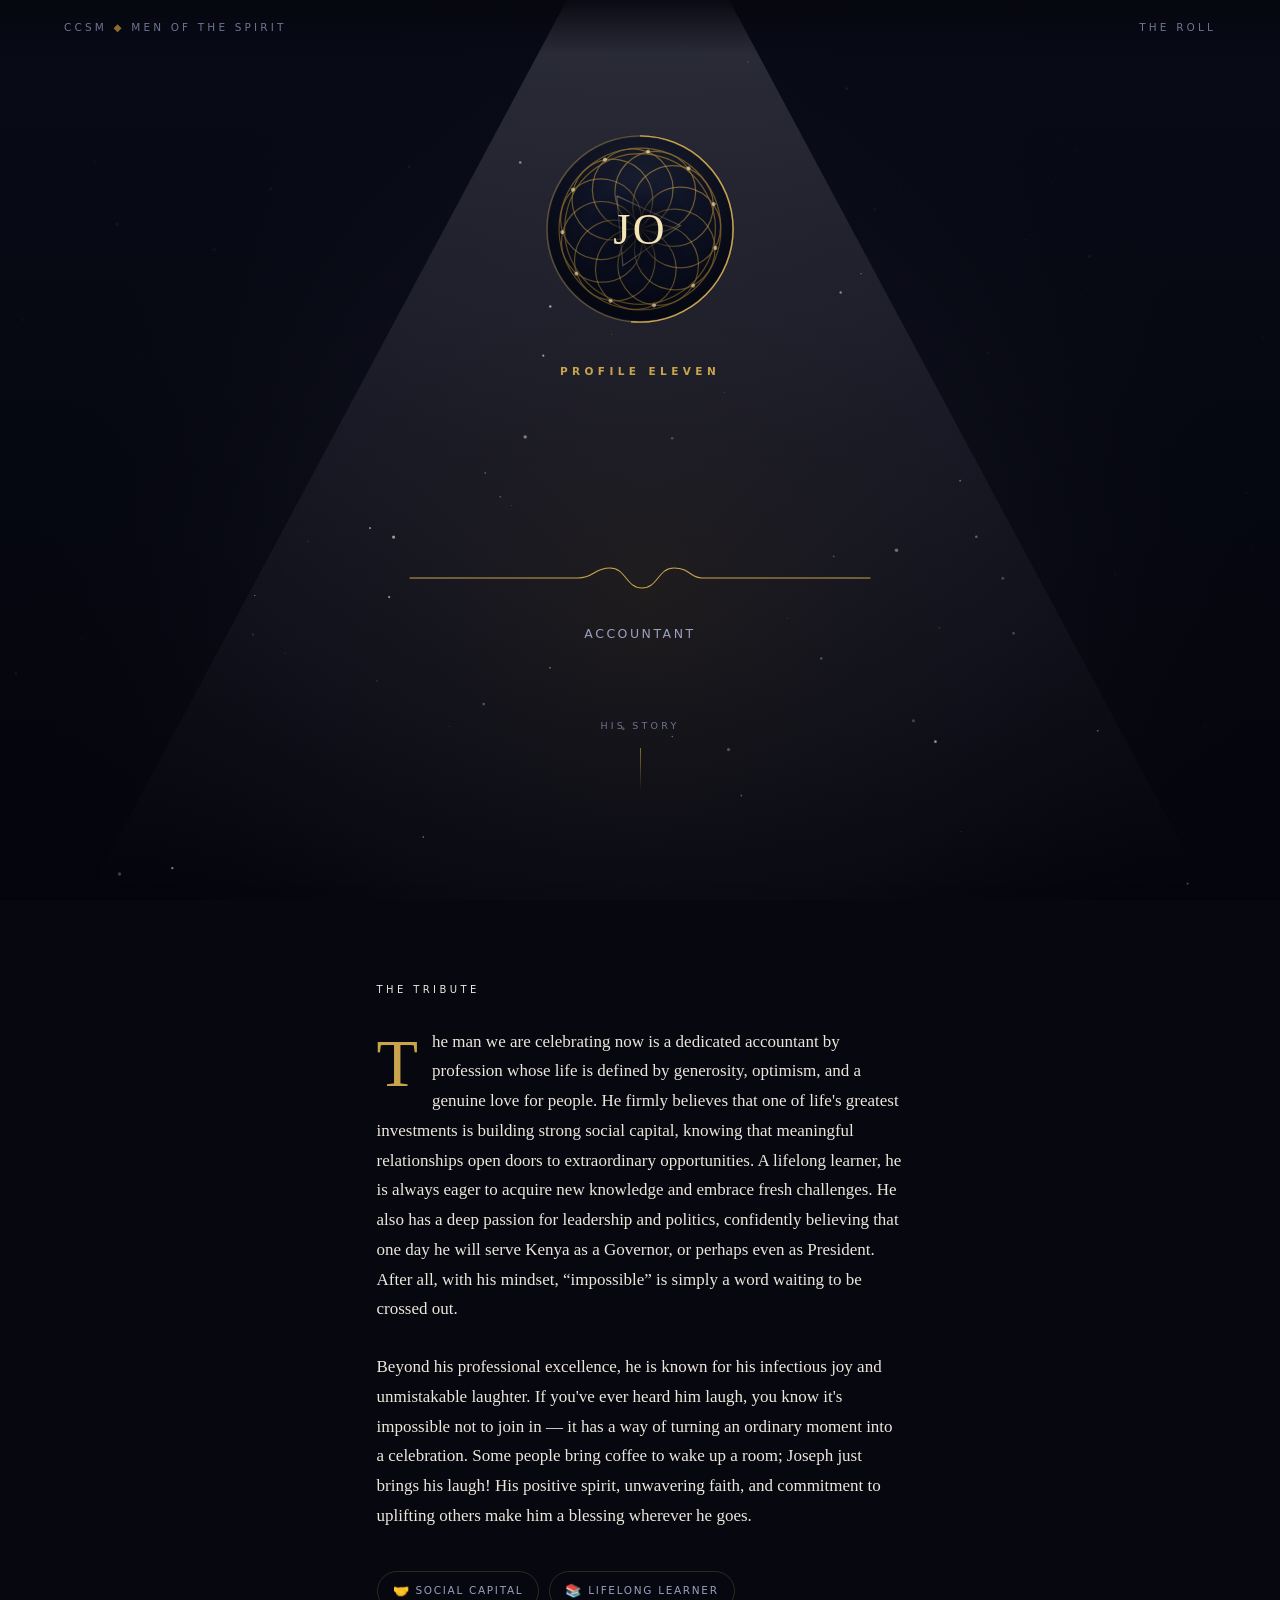
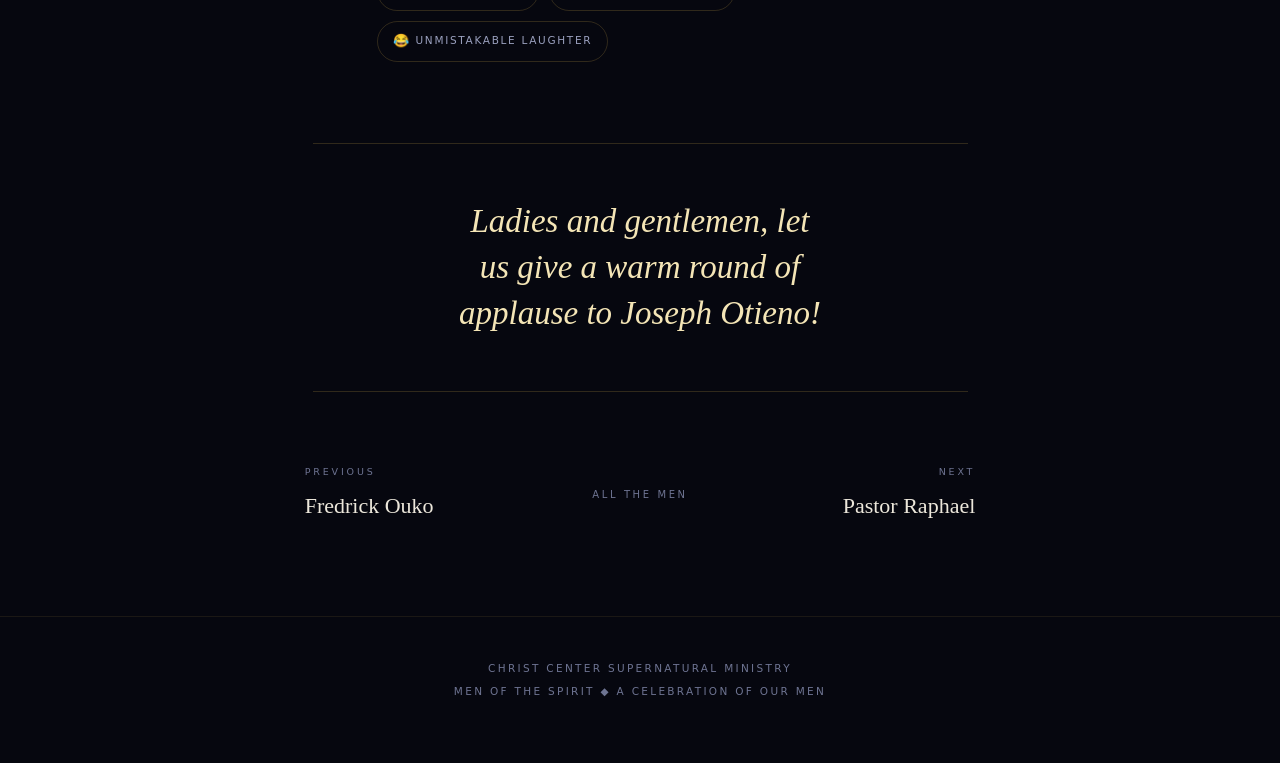
<file: joseph/index.html>
<!doctype html>
<html lang="en">
<head>
<meta charset="utf-8">
<meta name="viewport" content="width=device-width, initial-scale=1">
<title>Joseph Otieno &#183; Men of the Spirit</title>
<meta name="description" content="Joseph Otieno &#8212; Accountant. Celebrated at Men of the Spirit.">
<meta name="theme-color" content="#06070f">
<meta property="og:title" content="Joseph Otieno &#183; Men of the Spirit">
<meta property="og:description" content="Joseph Otieno &#8212; Accountant. Celebrated at Men of the Spirit.">
<meta property="og:type" content="website">
<link rel="icon" href="../assets/favicon.svg" type="image/svg+xml">
<link rel="stylesheet" href="../assets/css/site.css">
</head>
<body>
<canvas class="beam" aria-hidden="true"></canvas>
<header class="masthead">
  <a href="../">CCSM <span class="masthead__mark">&#9670;</span> Men of the Spirit</a>
  <a href="../#the-roll">The Roll</a>
</header>
<main class="page">

<section class="hero">
  <figure class="portrait">
    <div class="portrait__disc"><canvas data-sigil="Joseph Otieno" aria-hidden="true"></canvas></div>
    <div class="portrait__mono" aria-hidden="true">JO</div>
    <svg class="portrait__ring" viewBox="0 0 100 100" aria-hidden="true">
      <circle cx="50" cy="50" r="48" vector-effect="non-scaling-stroke"
              opacity=".35"></circle>
      <circle class="arc" cx="50" cy="50" r="48"
              vector-effect="non-scaling-stroke"></circle>
    </svg>
  </figure>
  <p class="hero__eyebrow" data-step="eyebrow">Profile Eleven</p>
  <h1 class="hero__name" data-focus>Joseph Otieno</h1>
  <svg class="flourish" viewBox="0 0 460 26" aria-hidden="true"><path d="M0 13 H168 M292 13 H460 M168 13 c16 0 16 -10 32 -10 s16 20 32 20 s16 -20 32 -20 s16 10 28 10" /></svg>
  <p class="hero__role" data-step="role">Accountant</p>
  <div class="scroll-cue" data-step="cue">His story<span></span></div>
</section>

<section class="tribute">
  <p class="tribute__label reveal">The Tribute</p>
  <div class="reveal">
    <p class="lead">The man we are celebrating now is a dedicated accountant by profession whose life is defined by generosity, optimism, and a genuine love for people. He firmly believes that one of life's greatest investments is building strong social capital, knowing that meaningful relationships open doors to extraordinary opportunities. A lifelong learner, he is always eager to acquire new knowledge and embrace fresh challenges. He also has a deep passion for leadership and politics, confidently believing that one day he will serve Kenya as a Governor, or perhaps even as President. After all, with his mindset, &ldquo;impossible&rdquo; is simply a word waiting to be crossed out.</p>
    <p>Beyond his professional excellence, he is known for his infectious joy and unmistakable laughter. If you've ever heard him laugh, you know it's impossible not to join in&nbsp;&mdash; it has a way of turning an ordinary moment into a celebration. Some people bring coffee to wake up a room; Joseph just brings his laugh! His positive spirit, unwavering faith, and commitment to uplifting others make him a blessing wherever he goes.</p>
  </div>
  <ul class="facets reveal"><li><span class="ico">🤝</span>Social Capital</li><li><span class="ico">📚</span>Lifelong Learner</li><li><span class="ico">😂</span>Unmistakable Laughter</li></ul>
</section>

<section class="call reveal">
  <p>Ladies and gentlemen, let us give a warm round of applause to Joseph Otieno!</p>
</section>

<nav class="pager">
  <a class="pager__link" href="../fredrick/">
    <span class="pager__dir">Previous</span>
    <span class="pager__who">Fredrick Ouko</span>
  </a>
  <a class="pager__hall" href="../#the-roll">All the men</a>
  <a class="pager__link pager__link--next" href="../raphael/">
    <span class="pager__dir">Next</span>
    <span class="pager__who">Pastor Raphael</span>
  </a>
</nav>
</main>
<footer class="colophon">
  <div>Christ Center Supernatural Ministry</div>
  <div>Men of the Spirit &#9670; A Celebration of Our Men</div>
</footer>
<script src="../assets/js/site.js"></script>
</body>
</html>
</file>
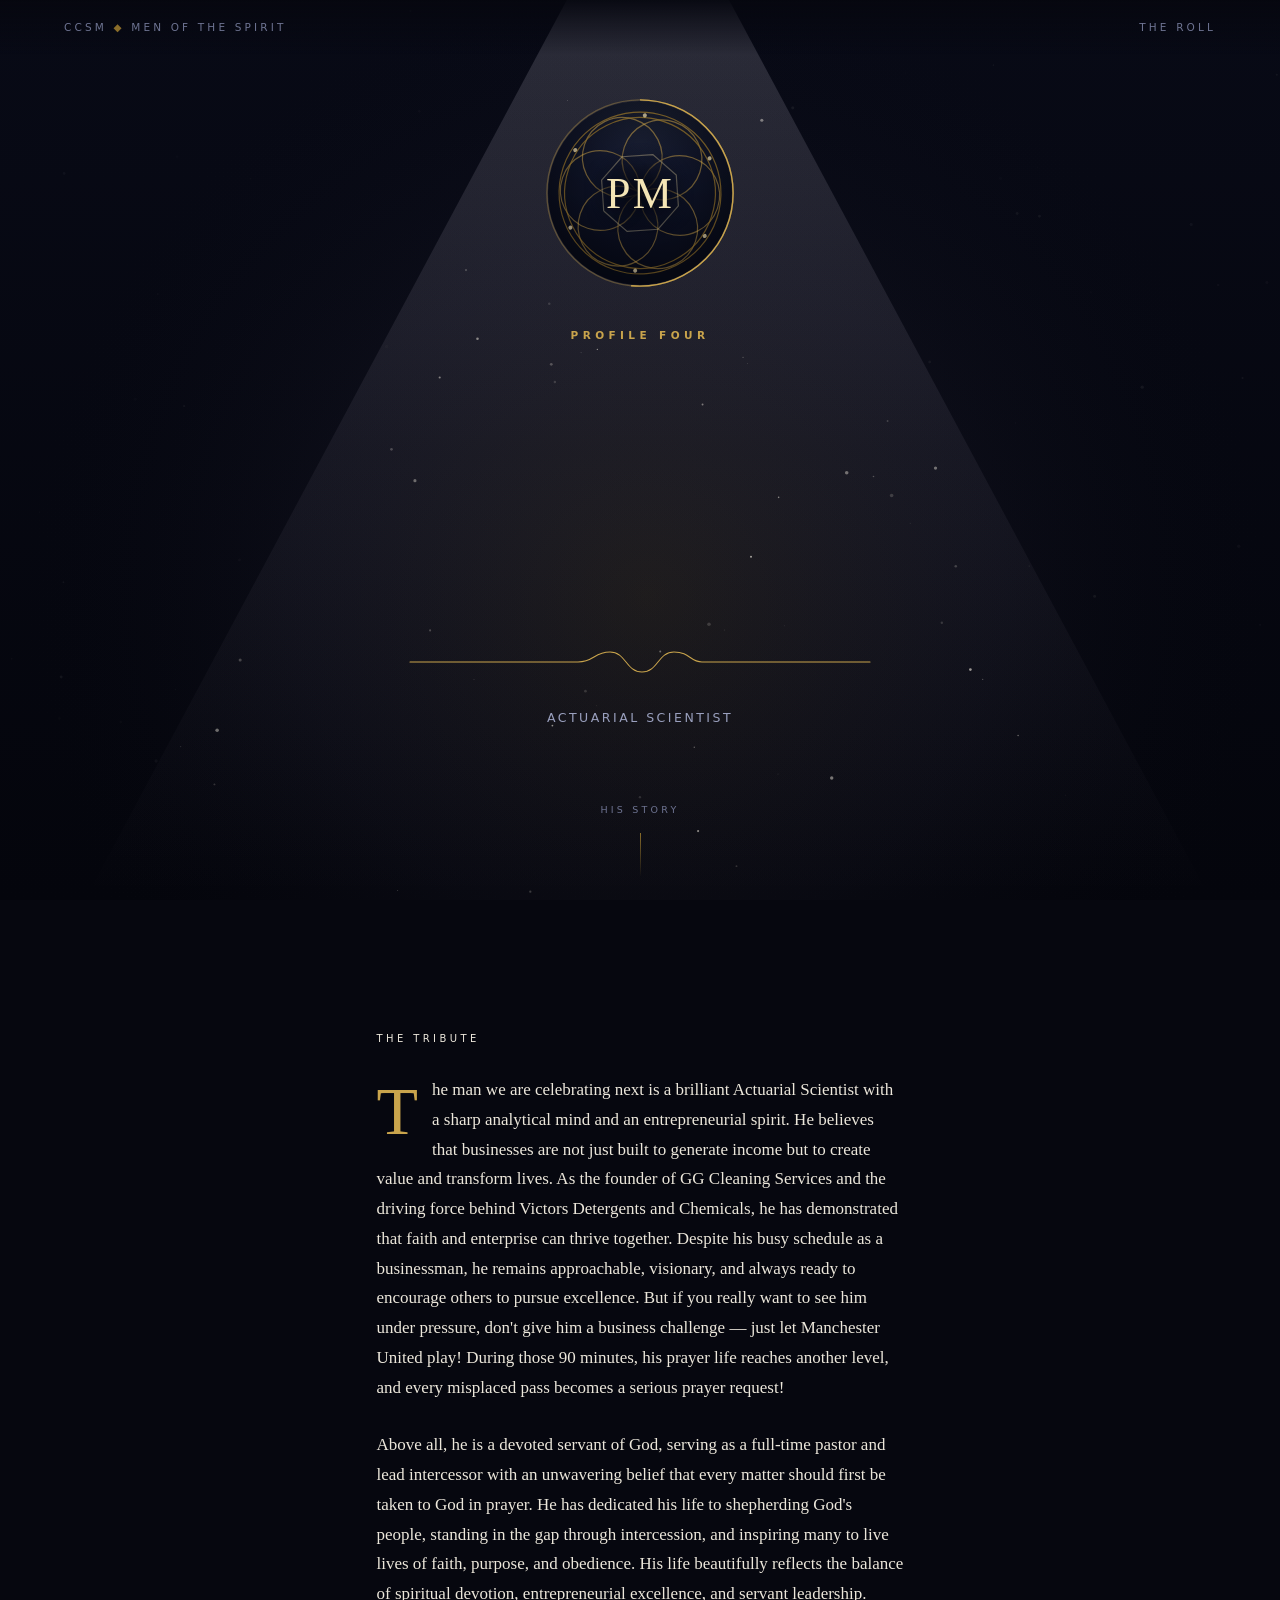
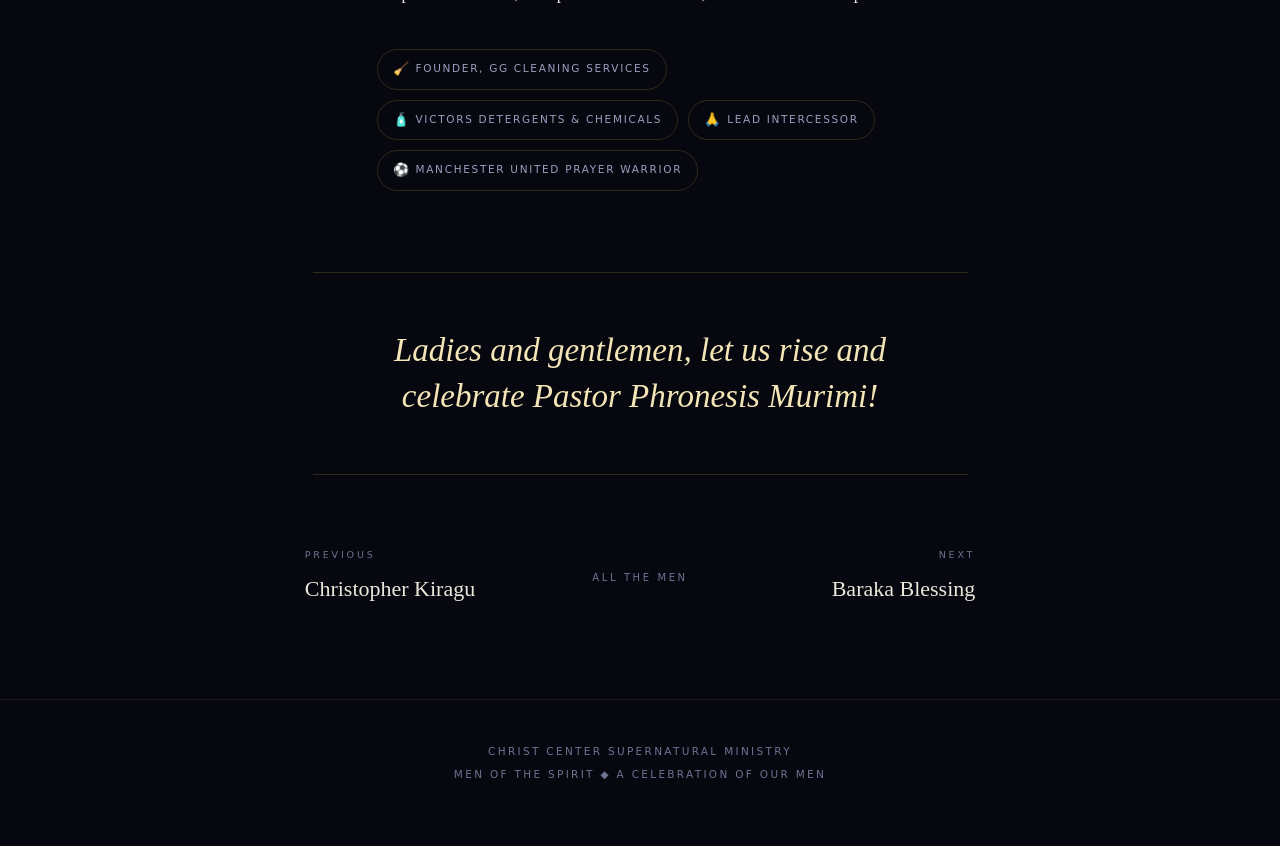
<file: phronesis/index.html>
<!doctype html>
<html lang="en">
<head>
<meta charset="utf-8">
<meta name="viewport" content="width=device-width, initial-scale=1">
<title>Pastor Phronesis Murimi &#183; Men of the Spirit</title>
<meta name="description" content="Pastor Phronesis Murimi &#8212; Actuarial Scientist. Celebrated at Men of the Spirit.">
<meta name="theme-color" content="#06070f">
<meta property="og:title" content="Pastor Phronesis Murimi &#183; Men of the Spirit">
<meta property="og:description" content="Pastor Phronesis Murimi &#8212; Actuarial Scientist. Celebrated at Men of the Spirit.">
<meta property="og:type" content="website">
<link rel="icon" href="../assets/favicon.svg" type="image/svg+xml">
<link rel="stylesheet" href="../assets/css/site.css">
</head>
<body>
<canvas class="beam" aria-hidden="true"></canvas>
<header class="masthead">
  <a href="../">CCSM <span class="masthead__mark">&#9670;</span> Men of the Spirit</a>
  <a href="../#the-roll">The Roll</a>
</header>
<main class="page">

<section class="hero">
  <figure class="portrait">
    <div class="portrait__disc"><canvas data-sigil="Pastor Phronesis Murimi" aria-hidden="true"></canvas></div>
    <div class="portrait__mono" aria-hidden="true">PM</div>
    <svg class="portrait__ring" viewBox="0 0 100 100" aria-hidden="true">
      <circle cx="50" cy="50" r="48" vector-effect="non-scaling-stroke"
              opacity=".35"></circle>
      <circle class="arc" cx="50" cy="50" r="48"
              vector-effect="non-scaling-stroke"></circle>
    </svg>
  </figure>
  <p class="hero__eyebrow" data-step="eyebrow">Profile Four</p>
  <h1 class="hero__name" data-focus>Pastor Phronesis Murimi</h1>
  <svg class="flourish" viewBox="0 0 460 26" aria-hidden="true"><path d="M0 13 H168 M292 13 H460 M168 13 c16 0 16 -10 32 -10 s16 20 32 20 s16 -20 32 -20 s16 10 28 10" /></svg>
  <p class="hero__role" data-step="role">Actuarial Scientist</p>
  <div class="scroll-cue" data-step="cue">His story<span></span></div>
</section>

<section class="tribute">
  <p class="tribute__label reveal">The Tribute</p>
  <div class="reveal">
    <p class="lead">The man we are celebrating next is a brilliant Actuarial Scientist with a sharp analytical mind and an entrepreneurial spirit. He believes that businesses are not just built to generate income but to create value and transform lives. As the founder of GG Cleaning Services and the driving force behind Victors Detergents and Chemicals, he has demonstrated that faith and enterprise can thrive together. Despite his busy schedule as a businessman, he remains approachable, visionary, and always ready to encourage others to pursue excellence. But if you really want to see him under pressure, don't give him a business challenge&nbsp;&mdash; just let Manchester United play! During those 90 minutes, his prayer life reaches another level, and every misplaced pass becomes a serious prayer request!</p>
    <p>Above all, he is a devoted servant of God, serving as a full-time pastor and lead intercessor with an unwavering belief that every matter should first be taken to God in prayer. He has dedicated his life to shepherding God's people, standing in the gap through intercession, and inspiring many to live lives of faith, purpose, and obedience. His life beautifully reflects the balance of spiritual devotion, entrepreneurial excellence, and servant leadership.</p>
  </div>
  <ul class="facets reveal"><li><span class="ico">🧹</span>Founder, GG Cleaning Services</li><li><span class="ico">🧴</span>Victors Detergents &amp; Chemicals</li><li><span class="ico">🙏</span>Lead Intercessor</li><li><span class="ico">⚽</span>Manchester United Prayer Warrior</li></ul>
</section>

<section class="call reveal">
  <p>Ladies and gentlemen, let us rise and celebrate Pastor Phronesis Murimi!</p>
</section>

<nav class="pager">
  <a class="pager__link" href="../christopher/">
    <span class="pager__dir">Previous</span>
    <span class="pager__who">Christopher Kiragu</span>
  </a>
  <a class="pager__hall" href="../#the-roll">All the men</a>
  <a class="pager__link pager__link--next" href="../baraka/">
    <span class="pager__dir">Next</span>
    <span class="pager__who">Baraka Blessing</span>
  </a>
</nav>
</main>
<footer class="colophon">
  <div>Christ Center Supernatural Ministry</div>
  <div>Men of the Spirit &#9670; A Celebration of Our Men</div>
</footer>
<script src="../assets/js/site.js"></script>
</body>
</html>
</file>
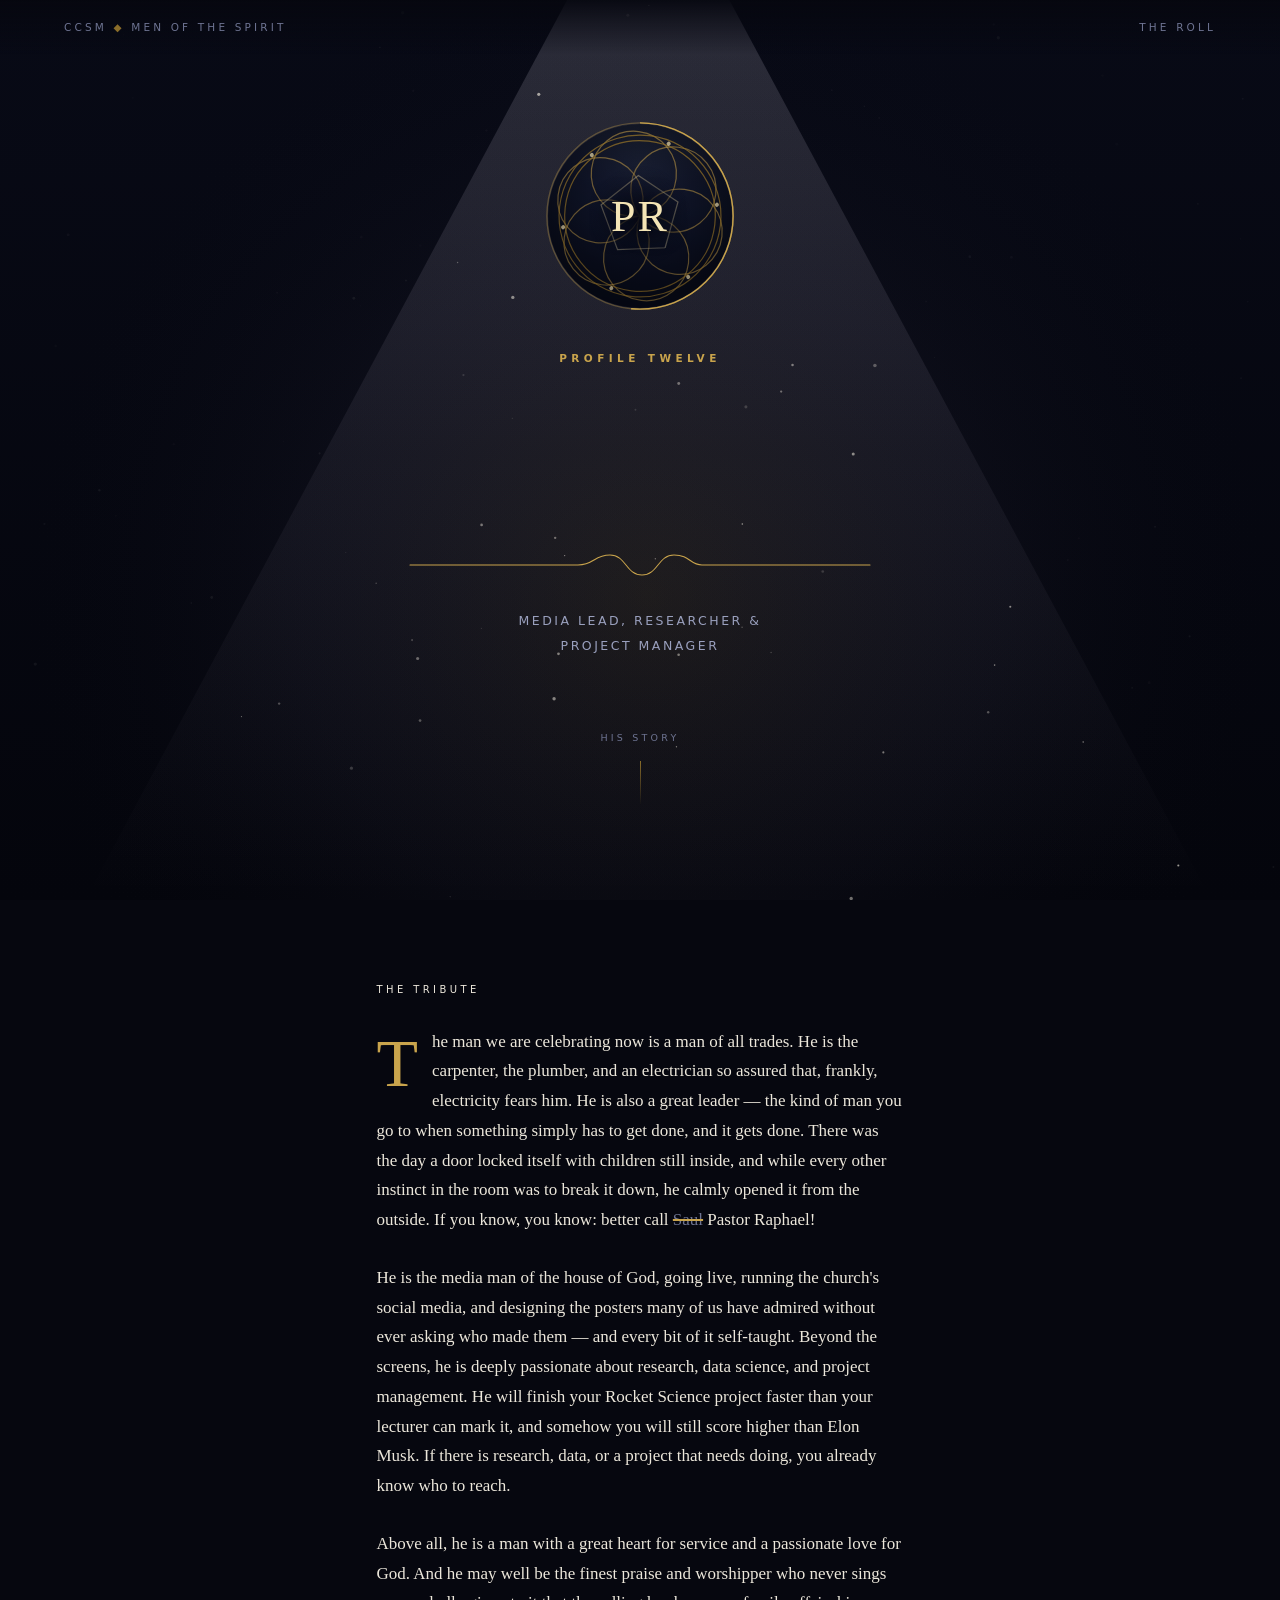
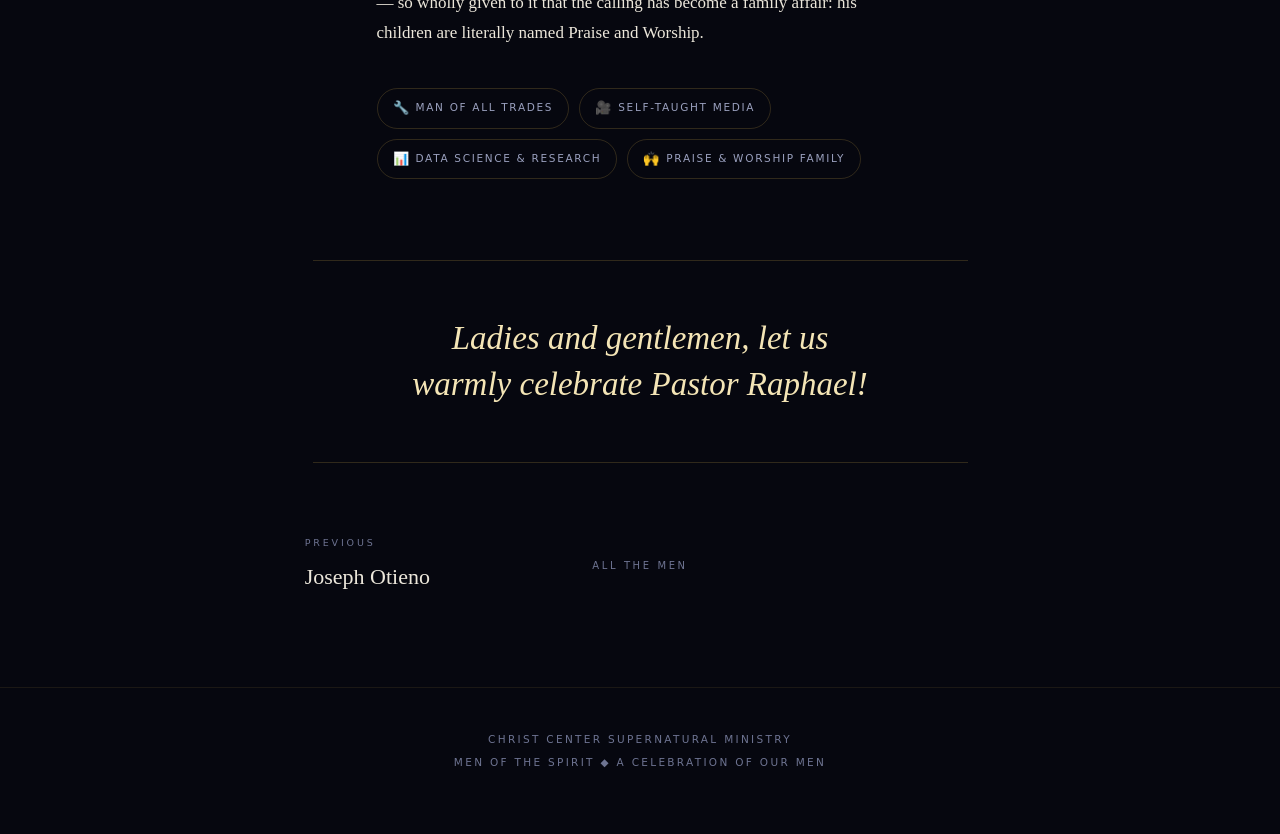
<file: raphael/index.html>
<!doctype html>
<html lang="en">
<head>
<meta charset="utf-8">
<meta name="viewport" content="width=device-width, initial-scale=1">
<title>Pastor Raphael &#183; Men of the Spirit</title>
<meta name="description" content="Pastor Raphael &#8212; Media Lead, Researcher &amp; Project Manager. Celebrated at Men of the Spirit.">
<meta name="theme-color" content="#06070f">
<meta property="og:title" content="Pastor Raphael &#183; Men of the Spirit">
<meta property="og:description" content="Pastor Raphael &#8212; Media Lead, Researcher &amp; Project Manager. Celebrated at Men of the Spirit.">
<meta property="og:type" content="website">
<link rel="icon" href="../assets/favicon.svg" type="image/svg+xml">
<link rel="stylesheet" href="../assets/css/site.css">
</head>
<body>
<canvas class="beam" aria-hidden="true"></canvas>
<header class="masthead">
  <a href="../">CCSM <span class="masthead__mark">&#9670;</span> Men of the Spirit</a>
  <a href="../#the-roll">The Roll</a>
</header>
<main class="page">

<section class="hero">
  <figure class="portrait">
    <div class="portrait__disc"><canvas data-sigil="Pastor Raphael" aria-hidden="true"></canvas></div>
    <div class="portrait__mono" aria-hidden="true">PR</div>
    <svg class="portrait__ring" viewBox="0 0 100 100" aria-hidden="true">
      <circle cx="50" cy="50" r="48" vector-effect="non-scaling-stroke"
              opacity=".35"></circle>
      <circle class="arc" cx="50" cy="50" r="48"
              vector-effect="non-scaling-stroke"></circle>
    </svg>
  </figure>
  <p class="hero__eyebrow" data-step="eyebrow">Profile Twelve</p>
  <h1 class="hero__name" data-focus>Pastor Raphael</h1>
  <svg class="flourish" viewBox="0 0 460 26" aria-hidden="true"><path d="M0 13 H168 M292 13 H460 M168 13 c16 0 16 -10 32 -10 s16 20 32 20 s16 -20 32 -20 s16 10 28 10" /></svg>
  <p class="hero__role" data-step="role">Media Lead, Researcher &amp; Project Manager</p>
  <div class="scroll-cue" data-step="cue">His story<span></span></div>
</section>

<section class="tribute">
  <p class="tribute__label reveal">The Tribute</p>
  <div class="reveal">
    <p class="lead">The man we are celebrating now is a man of all trades. He is the carpenter, the plumber, and an electrician so assured that, frankly, electricity fears him. He is also a great leader &#8212; the kind of man you go to when something simply has to get done, and it gets done. There was the day a door locked itself with children still inside, and while every other instinct in the room was to break it down, he calmly opened it from the outside. If you know, you know: better call <s class="struck">Saul</s> Pastor Raphael!</p>
    <p>He is the media man of the house of God, going live, running the church's social media, and designing the posters many of us have admired without ever asking who made them &#8212; and every bit of it self-taught. Beyond the screens, he is deeply passionate about research, data science, and project management. He will finish your Rocket Science project faster than your lecturer can mark it, and somehow you will still score higher than Elon Musk. If there is research, data, or a project that needs doing, you already know who to reach.</p>
    <p>Above all, he is a man with a great heart for service and a passionate love for God. And he may well be the finest praise and worshipper who never sings &#8212; so wholly given to it that the calling has become a family affair: his children are literally named Praise and Worship.</p>
  </div>
  <ul class="facets reveal"><li><span class="ico">🔧</span>Man Of All Trades</li><li><span class="ico">🎥</span>Self-Taught Media</li><li><span class="ico">📊</span>Data Science &amp; Research</li><li><span class="ico">🙌</span>Praise &amp; Worship Family</li></ul>
</section>

<section class="call reveal">
  <p>Ladies and gentlemen, let us warmly celebrate Pastor Raphael!</p>
</section>

<nav class="pager">
  <a class="pager__link" href="../joseph/">
    <span class="pager__dir">Previous</span>
    <span class="pager__who">Joseph Otieno</span>
  </a>
  <a class="pager__hall" href="../#the-roll">All the men</a>
  <span></span>
</nav>
</main>
<footer class="colophon">
  <div>Christ Center Supernatural Ministry</div>
  <div>Men of the Spirit &#9670; A Celebration of Our Men</div>
</footer>
<script src="../assets/js/site.js"></script>
</body>
</html>
</file>
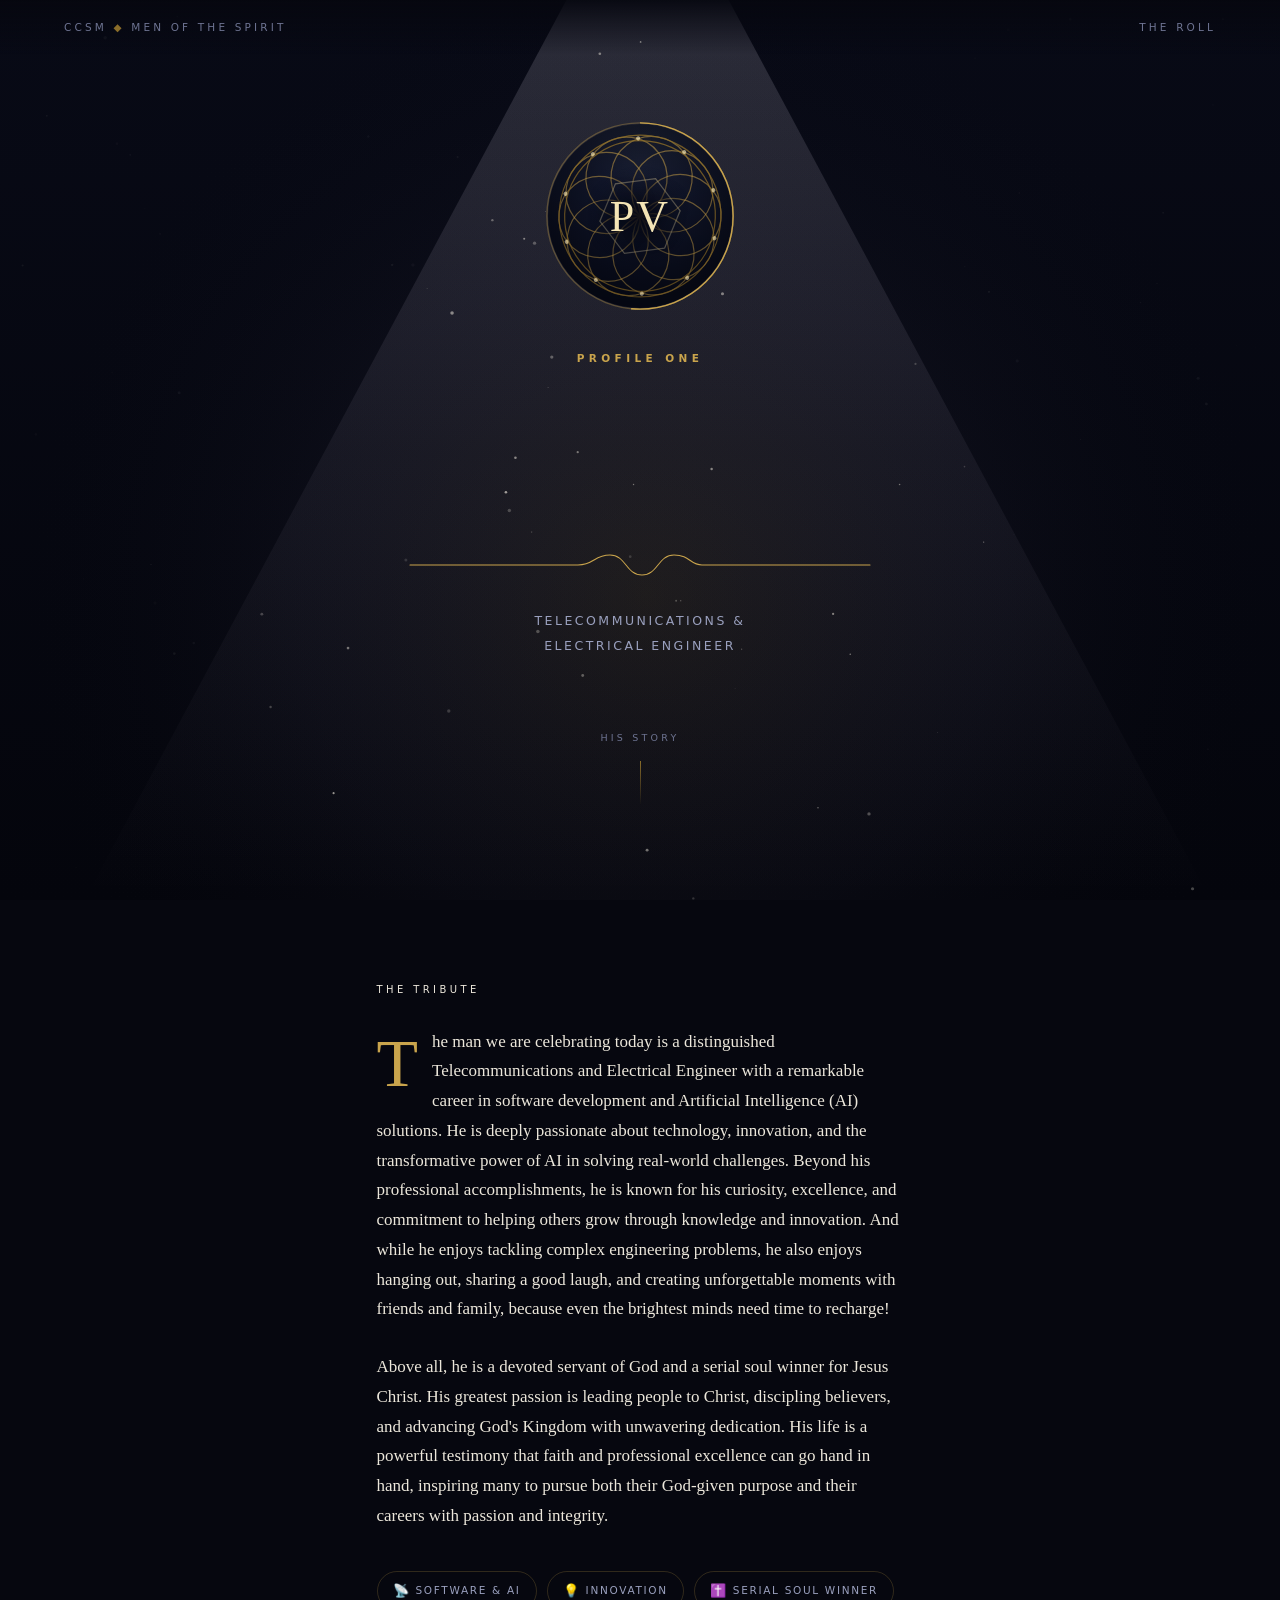
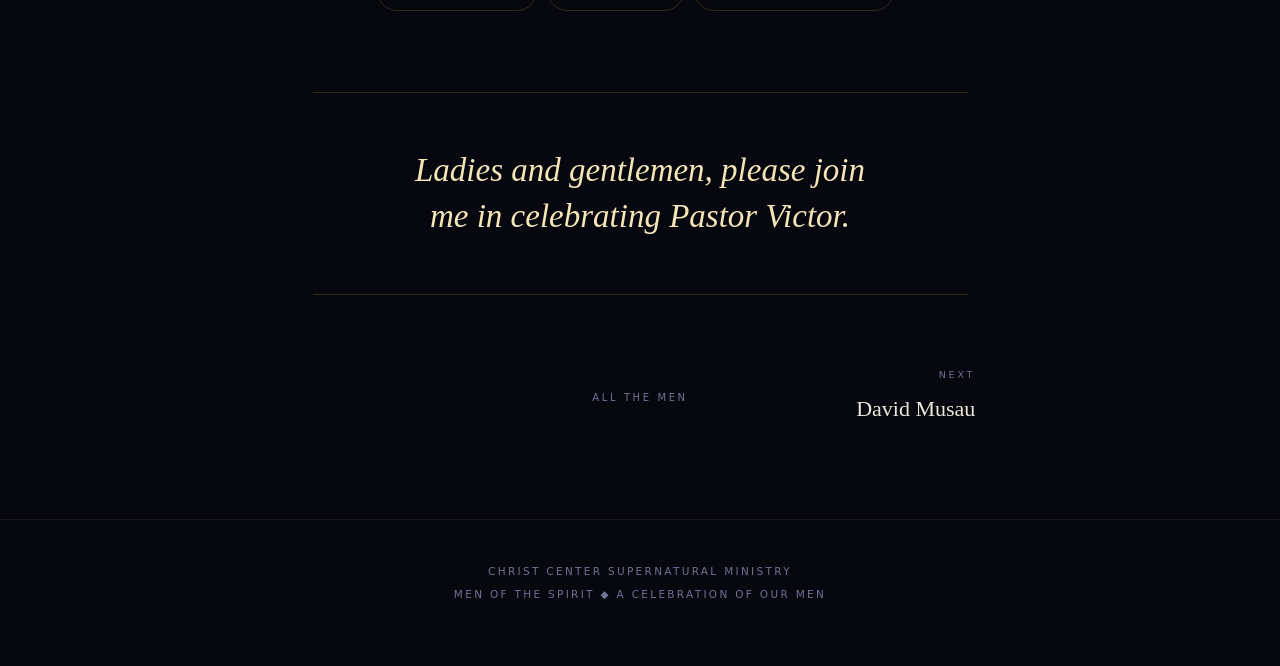
<file: victor/index.html>
<!doctype html>
<html lang="en">
<head>
<meta charset="utf-8">
<meta name="viewport" content="width=device-width, initial-scale=1">
<title>Pastor Victor &#183; Men of the Spirit</title>
<meta name="description" content="Pastor Victor &#8212; Telecommunications &amp; Electrical Engineer. Celebrated at Men of the Spirit.">
<meta name="theme-color" content="#06070f">
<meta property="og:title" content="Pastor Victor &#183; Men of the Spirit">
<meta property="og:description" content="Pastor Victor &#8212; Telecommunications &amp; Electrical Engineer. Celebrated at Men of the Spirit.">
<meta property="og:type" content="website">
<link rel="icon" href="../assets/favicon.svg" type="image/svg+xml">
<link rel="stylesheet" href="../assets/css/site.css">
</head>
<body>
<canvas class="beam" aria-hidden="true"></canvas>
<header class="masthead">
  <a href="../">CCSM <span class="masthead__mark">&#9670;</span> Men of the Spirit</a>
  <a href="../#the-roll">The Roll</a>
</header>
<main class="page">

<section class="hero">
  <figure class="portrait">
    <div class="portrait__disc"><canvas data-sigil="Pastor Victor" aria-hidden="true"></canvas></div>
    <div class="portrait__mono" aria-hidden="true">PV</div>
    <svg class="portrait__ring" viewBox="0 0 100 100" aria-hidden="true">
      <circle cx="50" cy="50" r="48" vector-effect="non-scaling-stroke"
              opacity=".35"></circle>
      <circle class="arc" cx="50" cy="50" r="48"
              vector-effect="non-scaling-stroke"></circle>
    </svg>
  </figure>
  <p class="hero__eyebrow" data-step="eyebrow">Profile One</p>
  <h1 class="hero__name" data-focus>Pastor Victor</h1>
  <svg class="flourish" viewBox="0 0 460 26" aria-hidden="true"><path d="M0 13 H168 M292 13 H460 M168 13 c16 0 16 -10 32 -10 s16 20 32 20 s16 -20 32 -20 s16 10 28 10" /></svg>
  <p class="hero__role" data-step="role">Telecommunications &amp; Electrical Engineer</p>
  <div class="scroll-cue" data-step="cue">His story<span></span></div>
</section>

<section class="tribute">
  <p class="tribute__label reveal">The Tribute</p>
  <div class="reveal">
    <p class="lead">The man we are celebrating today is a distinguished Telecommunications and Electrical Engineer with a remarkable career in software development and Artificial Intelligence (AI) solutions. He is deeply passionate about technology, innovation, and the transformative power of AI in solving real-world challenges. Beyond his professional accomplishments, he is known for his curiosity, excellence, and commitment to helping others grow through knowledge and innovation. And while he enjoys tackling complex engineering problems, he also enjoys hanging out, sharing a good laugh, and creating unforgettable moments with friends and family, because even the brightest minds need time to recharge!</p>
    <p>Above all, he is a devoted servant of God and a serial soul winner for Jesus Christ. His greatest passion is leading people to Christ, discipling believers, and advancing God's Kingdom with unwavering dedication. His life is a powerful testimony that faith and professional excellence can go hand in hand, inspiring many to pursue both their God-given purpose and their careers with passion and integrity.</p>
  </div>
  <ul class="facets reveal"><li><span class="ico">📡</span>Software &amp; AI</li><li><span class="ico">💡</span>Innovation</li><li><span class="ico">✝️</span>Serial Soul Winner</li></ul>
</section>

<section class="call reveal">
  <p>Ladies and gentlemen, please join me in celebrating Pastor Victor.</p>
</section>

<nav class="pager">
  <span></span>
  <a class="pager__hall" href="../#the-roll">All the men</a>
  <a class="pager__link pager__link--next" href="../david/">
    <span class="pager__dir">Next</span>
    <span class="pager__who">David Musau</span>
  </a>
</nav>
</main>
<footer class="colophon">
  <div>Christ Center Supernatural Ministry</div>
  <div>Men of the Spirit &#9670; A Celebration of Our Men</div>
</footer>
<script src="../assets/js/site.js"></script>
</body>
</html>
</file>
<file: assets/css/site.css>
/* ==========================================================================
   Men of the Spirit — Christ Center Supernatural Ministry
   A single committed visual world: a darkened hall, one shaft of light,
   and gold leaf. Ceremonial, not corporate.
   ========================================================================== */

:root{
  /* Ground: near-black carrying a navy bias, never a neutral grey. */
  --hall:        #06070f;
  --hall-deep:   #0b0f22;
  --hall-lift:   #10152c;

  /* Gold leaf, three depths — shadow, leaf, highlight. */
  --gold-deep:   #8a6d2a;
  --gold:        #c9a44c;
  --gold-light:  #f4e5b6;

  /* Warm parchment for reading; cool slate-lavender for the quiet voice. */
  --parchment:   #ece7db;
  --slate:       #9aa0be;
  --slate-dim:   #6e7492;

  --rule:        rgba(201,164,76,.22);
  --rule-faint:  rgba(201,164,76,.11);

  --display: Didot, "Bodoni 72", "Playfair Display", "Times New Roman",
             Georgia, serif;
  --serif:   "Iowan Old Style", "Palatino Linotype", Palatino, Georgia, serif;
  --sans:    -apple-system, BlinkMacSystemFont, "Segoe UI", system-ui,
             "Helvetica Neue", Arial, sans-serif;

  --measure: 62ch;
  --gutter:  clamp(20px, 5vw, 64px);
}

*, *::before, *::after{ box-sizing: border-box; }

html{ scroll-behavior: smooth; }

body{
  margin: 0;
  background: var(--hall);
  color: var(--parchment);
  font-family: var(--serif);
  font-size: 17px;
  line-height: 1.75;
  -webkit-font-smoothing: antialiased;
  text-rendering: optimizeLegibility;
  overflow-x: hidden;
}

a{ color: var(--gold); text-decoration: none; }
a:focus-visible,
button:focus-visible{
  outline: 2px solid var(--gold-light);
  outline-offset: 4px;
  border-radius: 2px;
}

::selection{ background: rgba(201,164,76,.28); color: #fff; }

/* --------------------------------------------------------------- masthead */

.masthead{
  position: fixed;
  inset: 0 0 auto 0;
  z-index: 20;
  display: flex;
  align-items: center;
  justify-content: space-between;
  gap: 16px;
  padding: 18px var(--gutter);
  font-family: var(--sans);
  font-size: 10.5px;
  letter-spacing: .3em;
  text-transform: uppercase;
  color: var(--slate-dim);
  background: linear-gradient(180deg, rgba(6,7,15,.92), rgba(6,7,15,0));
  pointer-events: none;
}
.masthead a{ pointer-events: auto; color: var(--slate-dim); }
.masthead a:hover{ color: var(--gold); }
.masthead__mark{ color: var(--gold-deep); }

/* ------------------------------------------------------------------- beam */

.beam{
  position: fixed;
  inset: 0;
  width: 100%;
  height: 100%;
  z-index: 0;
  pointer-events: none;
}

.page{ position: relative; z-index: 1; }

/* ------------------------------------------------------------------- hero */

.hero{
  min-height: 100svh;
  display: flex;
  flex-direction: column;
  align-items: center;
  justify-content: center;
  text-align: center;
  padding: 96px var(--gutter) 72px;
  gap: 0;
}

/* ---------------------------------------------------------------- portrait
   A photograph when one exists, otherwise a rosette drawn from the man's
   own name. Both sit in the same gold ring so the roll reads evenly. */

.portrait{
  position: relative;
  width: clamp(132px, 19vw, 194px);
  aspect-ratio: 1;
  margin: 0 0 36px;
  border-radius: 50%;
  opacity: 0;
}
.portrait__disc{
  position: absolute;
  inset: 5px;
  border-radius: 50%;
  overflow: hidden;
  background: radial-gradient(circle at 50% 34%, #131a35, #080b18 74%);
}
.portrait__disc img{
  display: block;
  width: 100%;
  height: 100%;
  object-fit: cover;
  /* Phone photographs arrive in every light; this settles them into
     the hall's warmth without draining the faces. */
  filter: contrast(1.05) saturate(.88) brightness(.97);
}
/* Gold veil, so a photograph belongs to the same lit world as a rosette. */
.portrait__disc::after{
  content: "";
  position: absolute;
  inset: 0;
  border-radius: 50%;
  background:
    radial-gradient(circle at 50% 22%, rgba(244,229,182,.20), transparent 62%),
    linear-gradient(190deg, rgba(201,164,76,.16), rgba(11,15,34,.42));
  mix-blend-mode: soft-light;
  pointer-events: none;
}
.portrait__disc canvas{
  display: block;
  width: 100%;
  height: 100%;
}
.portrait__ring{
  position: absolute;
  inset: 0;
  width: 100%;
  height: 100%;
  transform: rotate(-90deg);
  overflow: visible;
}
.portrait__ring circle{
  fill: none;
  stroke: var(--gold);
  stroke-width: 1.4;
}
.portrait__mono{
  position: absolute;
  inset: 0;
  display: grid;
  place-items: center;
  font-family: var(--display);
  font-size: clamp(30px, 4.4vw, 44px);
  letter-spacing: .05em;
  color: var(--gold-light);
  text-shadow: 0 0 22px rgba(6,7,15,.9);
  pointer-events: none;
}

.hero__eyebrow{
  margin: 0 0 30px;
  font-family: var(--sans);
  font-size: 10.5px;
  font-weight: 600;
  letter-spacing: .42em;
  text-transform: uppercase;
  color: var(--gold);
  opacity: 0;
}

.hero__name{
  margin: 0;
  font-family: var(--display);
  font-weight: 400;
  font-size: clamp(42px, 9.4vw, 118px);
  line-height: 1.02;
  letter-spacing: .004em;
  text-wrap: balance;
  max-width: 15ch;
  background-image: linear-gradient(
      100deg,
      var(--gold-deep) 0%, var(--gold) 26%, var(--gold-light) 42%,
      var(--gold) 58%, var(--gold-deep) 100%);
  background-size: 300% 100%;
  background-position: 130% 0;
  -webkit-background-clip: text;
  background-clip: text;
  color: transparent;
}
/* Each word is masked separately so the beam appears to focus on the name. */
.hero__name .w{
  display: inline-block;
  opacity: 0;
  filter: blur(14px);
  transform: translateY(10px);
}

.flourish{
  width: min(460px, 78%);
  height: 26px;
  margin: 34px 0 0;
  overflow: visible;
}
.flourish path{
  fill: none;
  stroke: var(--gold);
  stroke-width: 1.1;
  stroke-linecap: round;
}

.hero__role{
  margin: 30px 0 0;
  max-width: 34ch;
  font-family: var(--sans);
  font-size: clamp(11px, 1.3vw, 12.5px);
  font-weight: 500;
  letter-spacing: .2em;
  text-transform: uppercase;
  line-height: 2;
  color: var(--slate);
  opacity: 0;
}

.scroll-cue{
  margin-top: clamp(40px, 8vh, 90px);
  font-family: var(--sans);
  font-size: 9.5px;
  letter-spacing: .34em;
  text-transform: uppercase;
  color: var(--slate-dim);
  opacity: 0;
}
.scroll-cue span{
  display: block;
  width: 1px;
  height: 44px;
  margin: 14px auto 0;
  background: linear-gradient(var(--gold-deep), transparent);
}

/* ---------------------------------------------------------------- tribute */

.tribute{
  max-width: calc(var(--measure) + 2 * var(--gutter));
  margin: 0 auto;
  padding: clamp(40px, 9vh, 110px) var(--gutter) 0;
}

.tribute__label{
  margin: 0 0 26px;
  font-family: var(--sans);
  font-size: 10px;
  letter-spacing: .34em;
  text-transform: uppercase;
  color: var(--gold-deep);
}

.tribute p{
  margin: 0 0 28px;
  max-width: var(--measure);
  color: var(--parchment);
}

/* The illuminated capital opens the tribute, as in a psalter. */
.tribute p.lead::first-letter{
  float: left;
  font-family: var(--display);
  font-size: 4em;
  line-height: .78;
  padding: 10px 14px 0 0;
  color: var(--gold);
}

/* A word struck out for the joke: still readable, clearly crossed. */
.struck{
  color: var(--slate-dim);
  text-decoration: line-through;
  text-decoration-color: var(--gold);
  text-decoration-thickness: 2px;
}

.facets{
  display: flex;
  flex-wrap: wrap;
  gap: 10px;
  margin: 40px 0 0;
  padding: 0;
  list-style: none;
}
.facets li{
  font-family: var(--sans);
  font-size: 10.5px;
  letter-spacing: .16em;
  text-transform: uppercase;
  color: var(--slate);
  border: 1px solid var(--rule);
  border-radius: 999px;
  padding: 8px 15px;
}

.call{
  margin: clamp(50px, 9vh, 96px) auto 0;
  max-width: calc(var(--measure) + 2 * var(--gutter));
  padding: clamp(34px, 5vw, 54px) var(--gutter);
  border-top: 1px solid var(--rule);
  border-bottom: 1px solid var(--rule);
  text-align: center;
}
.call p{
  margin: 0;
  font-family: var(--display);
  font-size: clamp(21px, 3.1vw, 33px);
  line-height: 1.4;
  font-style: italic;
  color: var(--gold-light);
  text-wrap: balance;
}

/* -------------------------------------------------------------- pagination */

.pager{
  display: grid;
  grid-template-columns: 1fr auto 1fr;
  align-items: center;
  gap: 20px;
  max-width: calc(var(--measure) + 2 * var(--gutter));
  margin: 0 auto;
  padding: clamp(46px, 8vh, 86px) var(--gutter) clamp(60px, 10vh, 110px);
  font-family: var(--sans);
}
.pager__link{
  display: flex;
  flex-direction: column;
  gap: 7px;
  min-width: 0;
}
.pager__link--next{ text-align: right; align-items: flex-end; }
.pager__dir{
  font-size: 9.5px;
  letter-spacing: .3em;
  text-transform: uppercase;
  color: var(--slate-dim);
}
.pager__who{
  font-family: var(--display);
  font-size: clamp(16px, 2.4vw, 22px);
  color: var(--parchment);
  transition: color .3s ease;
}
.pager__link:hover .pager__who{ color: var(--gold); }
.pager__hall{
  font-size: 10px;
  letter-spacing: .26em;
  text-transform: uppercase;
  color: var(--slate-dim);
  white-space: nowrap;
}
.pager__hall:hover{ color: var(--gold); }

/* ------------------------------------------------------------- the hall */

.hall-hero{
  min-height: 92svh;
  display: flex;
  flex-direction: column;
  align-items: center;
  justify-content: center;
  text-align: center;
  padding: 110px var(--gutter) 60px;
}
.hall-hero__org{
  margin: 0 0 34px;
  font-family: var(--sans);
  font-size: 10.5px;
  font-weight: 600;
  letter-spacing: .42em;
  text-transform: uppercase;
  color: var(--gold);
  opacity: 0;
}
.hall-hero__title{
  margin: 0;
  font-family: var(--display);
  font-weight: 400;
  font-size: clamp(46px, 11vw, 140px);
  line-height: .96;
  letter-spacing: .002em;
  text-wrap: balance;
  background-image: linear-gradient(
      100deg,
      var(--gold-deep) 0%, var(--gold) 26%, var(--gold-light) 42%,
      var(--gold) 58%, var(--gold-deep) 100%);
  background-size: 300% 100%;
  background-position: 130% 0;
  -webkit-background-clip: text;
  background-clip: text;
  color: transparent;
}
.hall-hero__title .w{
  display: inline-block;
  opacity: 0;
  filter: blur(16px);
  transform: translateY(12px);
}
.hall-hero__sub{
  margin: 30px 0 0;
  font-family: var(--sans);
  font-size: 11.5px;
  letter-spacing: .24em;
  text-transform: uppercase;
  color: var(--slate);
  opacity: 0;
}

.invocation{
  max-width: calc(var(--measure) + 2 * var(--gutter));
  margin: 0 auto;
  padding: clamp(30px, 7vh, 90px) var(--gutter) clamp(40px, 8vh, 96px);
}
.invocation p{ margin: 0 0 28px; max-width: var(--measure); }
.invocation p.lead::first-letter{
  float: left;
  font-family: var(--display);
  font-size: 4em;
  line-height: .78;
  padding: 10px 14px 0 0;
  color: var(--gold);
}

.roll{
  max-width: 1180px;
  margin: 0 auto;
  padding: 0 var(--gutter) clamp(70px, 12vh, 130px);
}
.roll__label{
  margin: 0 0 34px;
  font-family: var(--sans);
  font-size: 10px;
  letter-spacing: .34em;
  text-transform: uppercase;
  color: var(--gold-deep);
  border-top: 1px solid var(--rule-faint);
  padding-top: 22px;
}
.roll__grid{
  display: grid;
  grid-template-columns: repeat(auto-fill, minmax(240px, 1fr));
  gap: 1px;
  background: var(--rule-faint);
  border: 1px solid var(--rule-faint);
}

/* Each man is a lit plaque; the light follows the pointer across it. */
.plaque{
  position: relative;
  display: flex;
  flex-direction: column;
  gap: 0;
  padding: 34px 26px 30px;
  background: var(--hall-deep);
  overflow: hidden;
  isolation: isolate;
  transition: background .45s ease;
}
.plaque::before{
  content: "";
  position: absolute;
  inset: 0;
  z-index: -1;
  opacity: 0;
  background: radial-gradient(
      180px 180px at var(--px, 50%) var(--py, 50%),
      rgba(201,164,76,.16), transparent 70%);
  transition: opacity .45s ease;
}
.plaque:hover{ background: var(--hall-lift); }
.plaque:hover::before,
.plaque:focus-within::before{ opacity: 1; }

.plaque__no{
  font-family: var(--sans);
  font-size: 9.5px;
  letter-spacing: .28em;
  text-transform: uppercase;
  color: var(--slate-dim);
}
/* In the roll the portrait is small, and its ring completes on hover. */
.portrait--sm{
  width: 88px;
  margin: 22px 0 24px;
  opacity: 1;
}
.portrait--sm .portrait__disc{ inset: 4px; }
.portrait--sm .portrait__mono{ font-size: 27px; }
.portrait--sm .portrait__ring circle{
  stroke: var(--gold-deep);
  stroke-width: 1;
}
.portrait--sm .portrait__ring circle.arc{
  stroke: var(--gold);
  stroke-dasharray: 302;
  stroke-dashoffset: 302;
  transition: stroke-dashoffset 1.1s cubic-bezier(.2,.7,.2,1);
}
.plaque:hover .portrait--sm .portrait__ring circle.arc,
.plaque:focus-within .portrait--sm .portrait__ring circle.arc{
  stroke-dashoffset: 0;
}

.plaque__name{
  margin: 0;
  font-family: var(--display);
  font-weight: 400;
  font-size: clamp(22px, 2.4vw, 29px);
  line-height: 1.14;
  color: var(--parchment);
  text-wrap: balance;
}
.plaque__role{
  margin: 12px 0 0;
  font-family: var(--sans);
  font-size: 10.5px;
  letter-spacing: .14em;
  text-transform: uppercase;
  line-height: 1.8;
  color: var(--slate);
}
.plaque__link{
  position: absolute;
  inset: 0;
  z-index: 2;
}
.plaque__link:focus-visible{ outline-offset: -4px; }
.plaque--draft .plaque__name{ color: var(--slate); }
.plaque--draft .plaque__role{ color: var(--slate-dim); font-style: italic; }

.plaque__icons{
  margin: 14px 0 0;
  font-size: 15px;
  letter-spacing: .22em;
  line-height: 1;
  filter: saturate(.9);
}

/* Emoji ride inside the letterspaced chips without inheriting the tracking. */
.facets li .ico{
  display: inline-block;
  margin-right: 7px;
  font-size: 13px;
  letter-spacing: normal;
  vertical-align: -1px;
  font-family: "Apple Color Emoji", "Segoe UI Emoji",
               "Noto Color Emoji", sans-serif;
}

/* ------------------------------------------------------------- draft note */

.awaiting{
  max-width: calc(var(--measure) + 2 * var(--gutter));
  margin: 0 auto;
  padding: clamp(40px, 9vh, 110px) var(--gutter) 0;
}
.awaiting__box{
  border: 1px solid var(--rule);
  border-radius: 3px;
  padding: clamp(26px, 4vw, 40px);
  background: rgba(16,21,44,.5);
}
.awaiting__box h2{
  margin: 0 0 14px;
  font-family: var(--display);
  font-weight: 400;
  font-size: clamp(21px, 3vw, 28px);
  color: var(--gold-light);
}
.awaiting__box p{ margin: 0 0 16px; color: var(--slate); }
.awaiting__box p:last-child{ margin-bottom: 0; }

/* ----------------------------------------------------------------- footer */

.colophon{
  border-top: 1px solid var(--rule-faint);
  padding: 40px var(--gutter) 60px;
  text-align: center;
  font-family: var(--sans);
  font-size: 10.5px;
  letter-spacing: .22em;
  text-transform: uppercase;
  color: var(--slate-dim);
  line-height: 2.2;
}

/* ---------------------------------------------------------------- reveals */

.reveal{ opacity: 0; transform: translateY(18px); }
.reveal.in{
  opacity: 1;
  transform: none;
  transition: opacity .9s ease, transform .9s cubic-bezier(.2,.7,.2,1);
}

@media (prefers-reduced-motion: reduce){
  html{ scroll-behavior: auto; }
  *, *::before, *::after{
    animation: none !important;
    transition: none !important;
  }
  .hero__eyebrow, .hero__role, .scroll-cue, .portrait,
  .hall-hero__org, .hall-hero__sub, .reveal{ opacity: 1; transform: none; }
  .hero__name .w, .hall-hero__title .w{
    opacity: 1; filter: none; transform: none;
  }
  .portrait__ring circle.arc{ stroke-dashoffset: 0; }
}

@media (max-width: 640px){
  body{ font-size: 16.5px; }
  .pager{ grid-template-columns: 1fr; text-align: left; gap: 26px; }
  .pager__link--next{ text-align: left; align-items: flex-start; }
  .pager__hall{ order: 3; }
}
</file>
